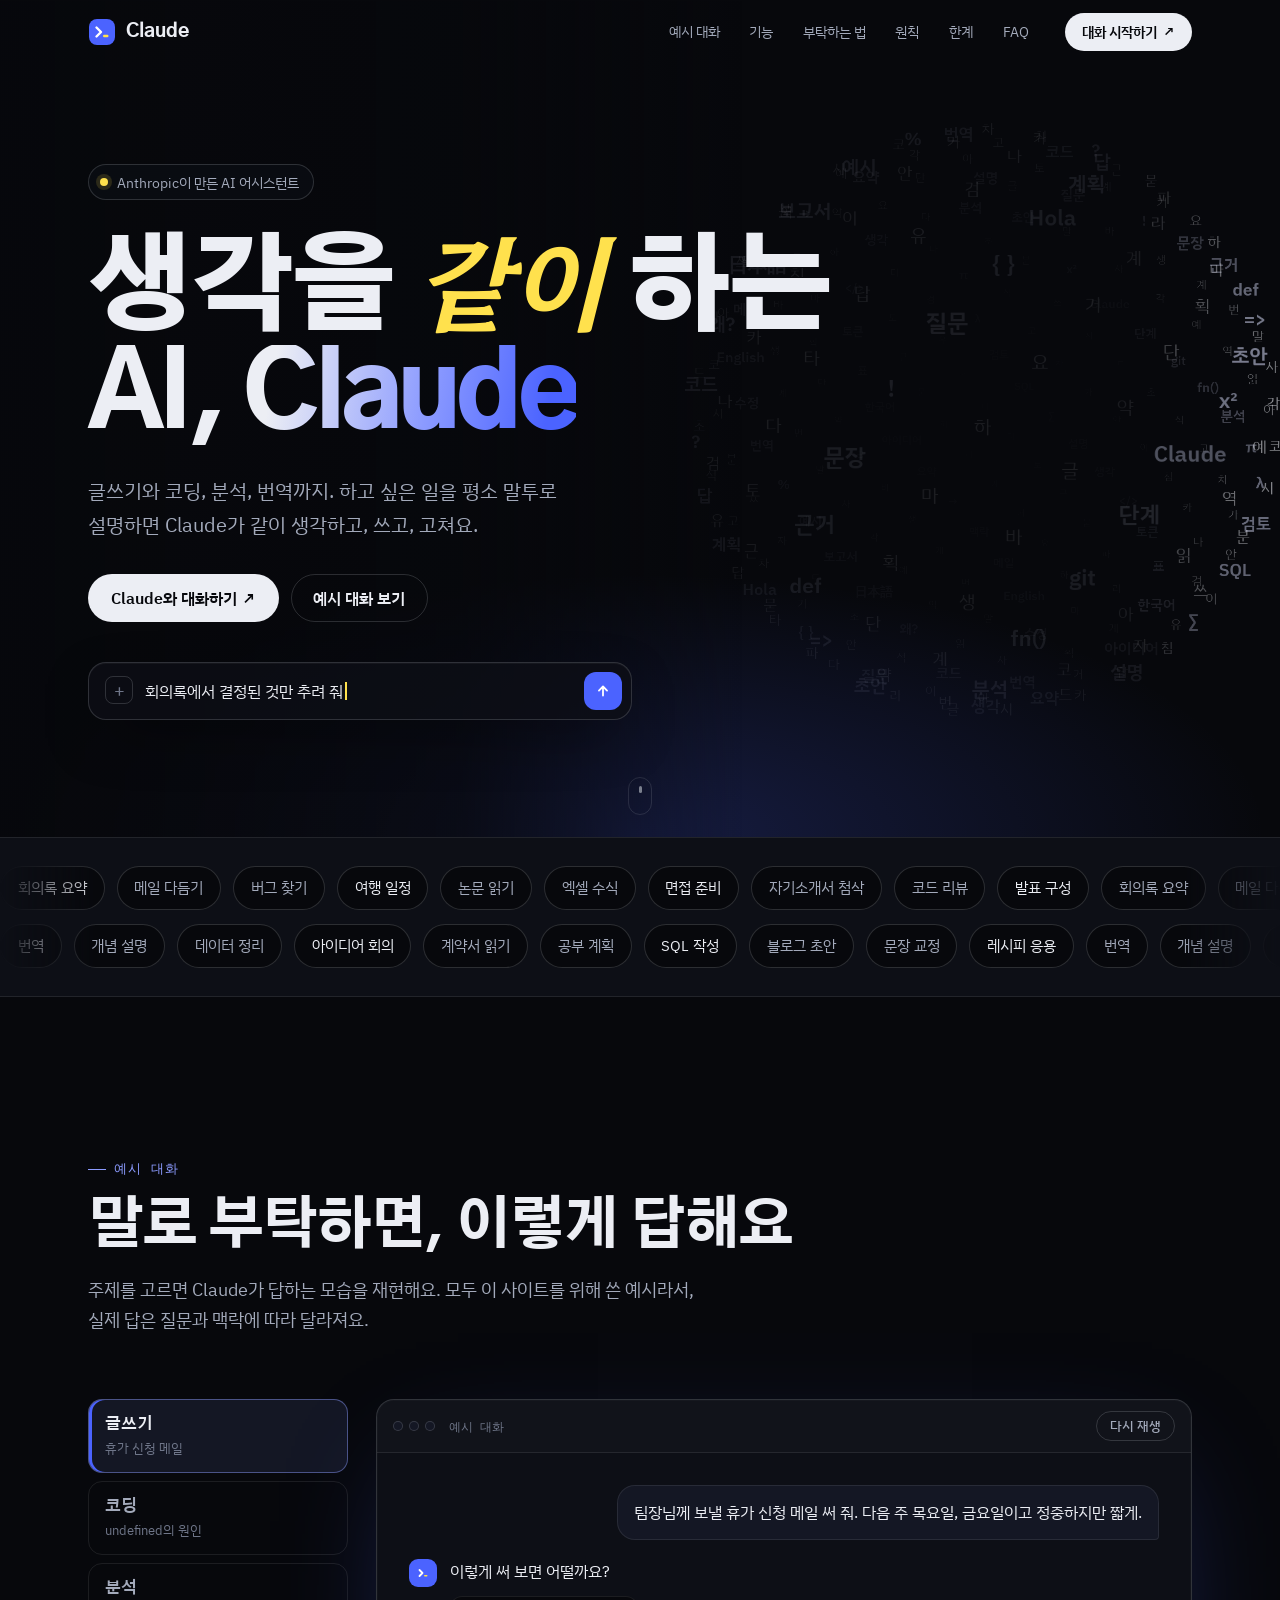
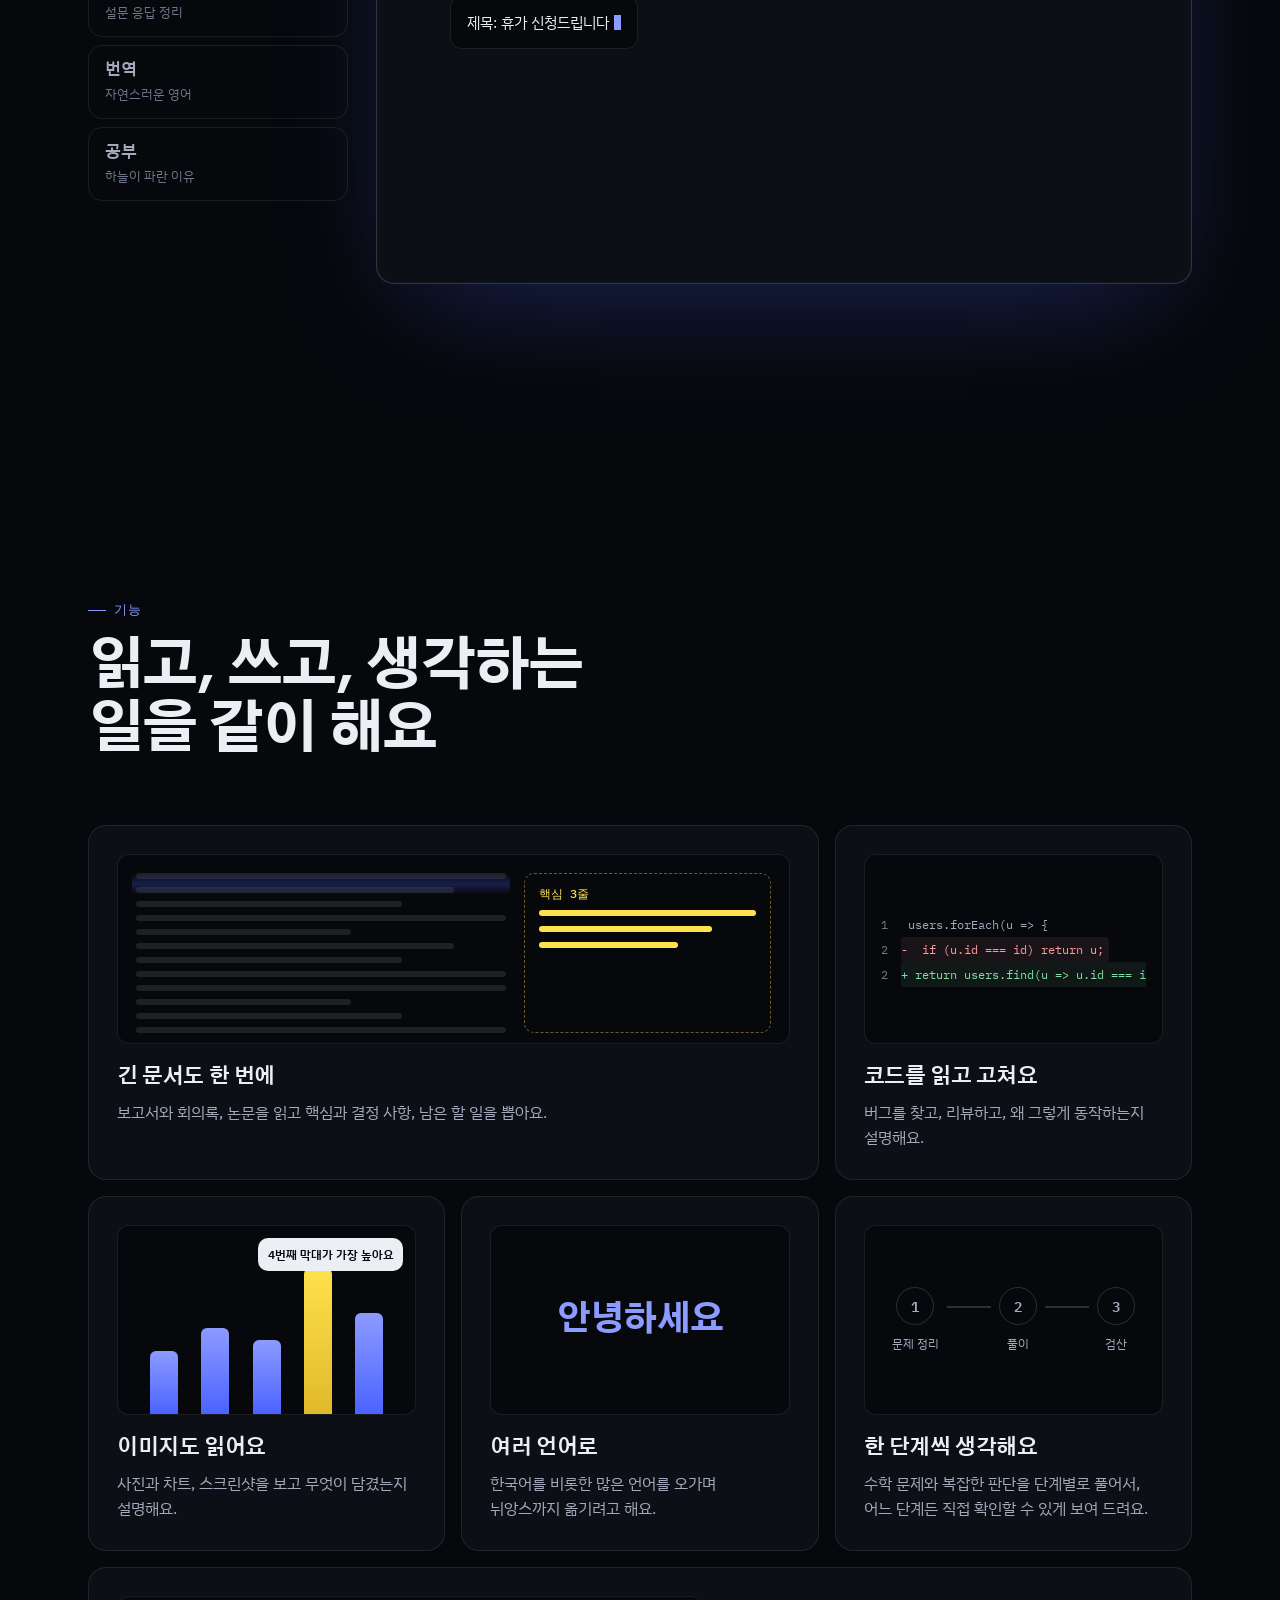
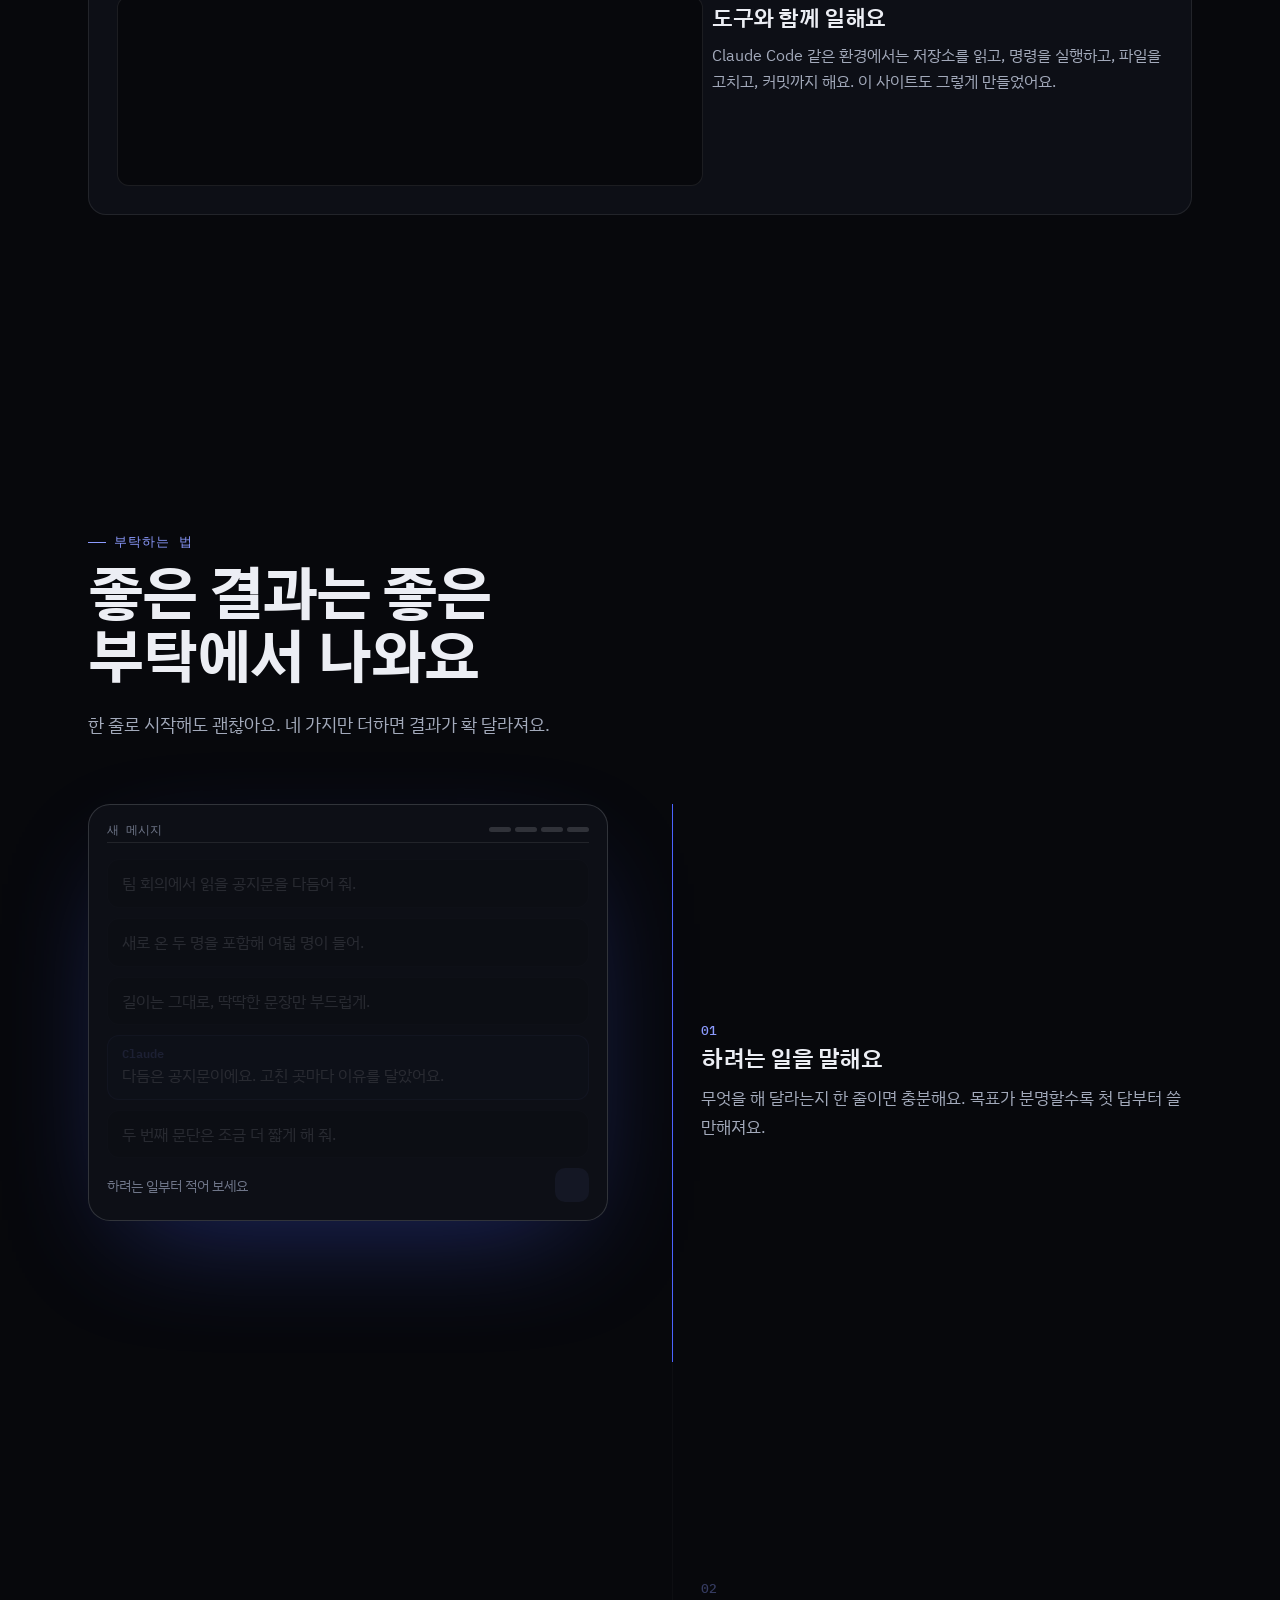
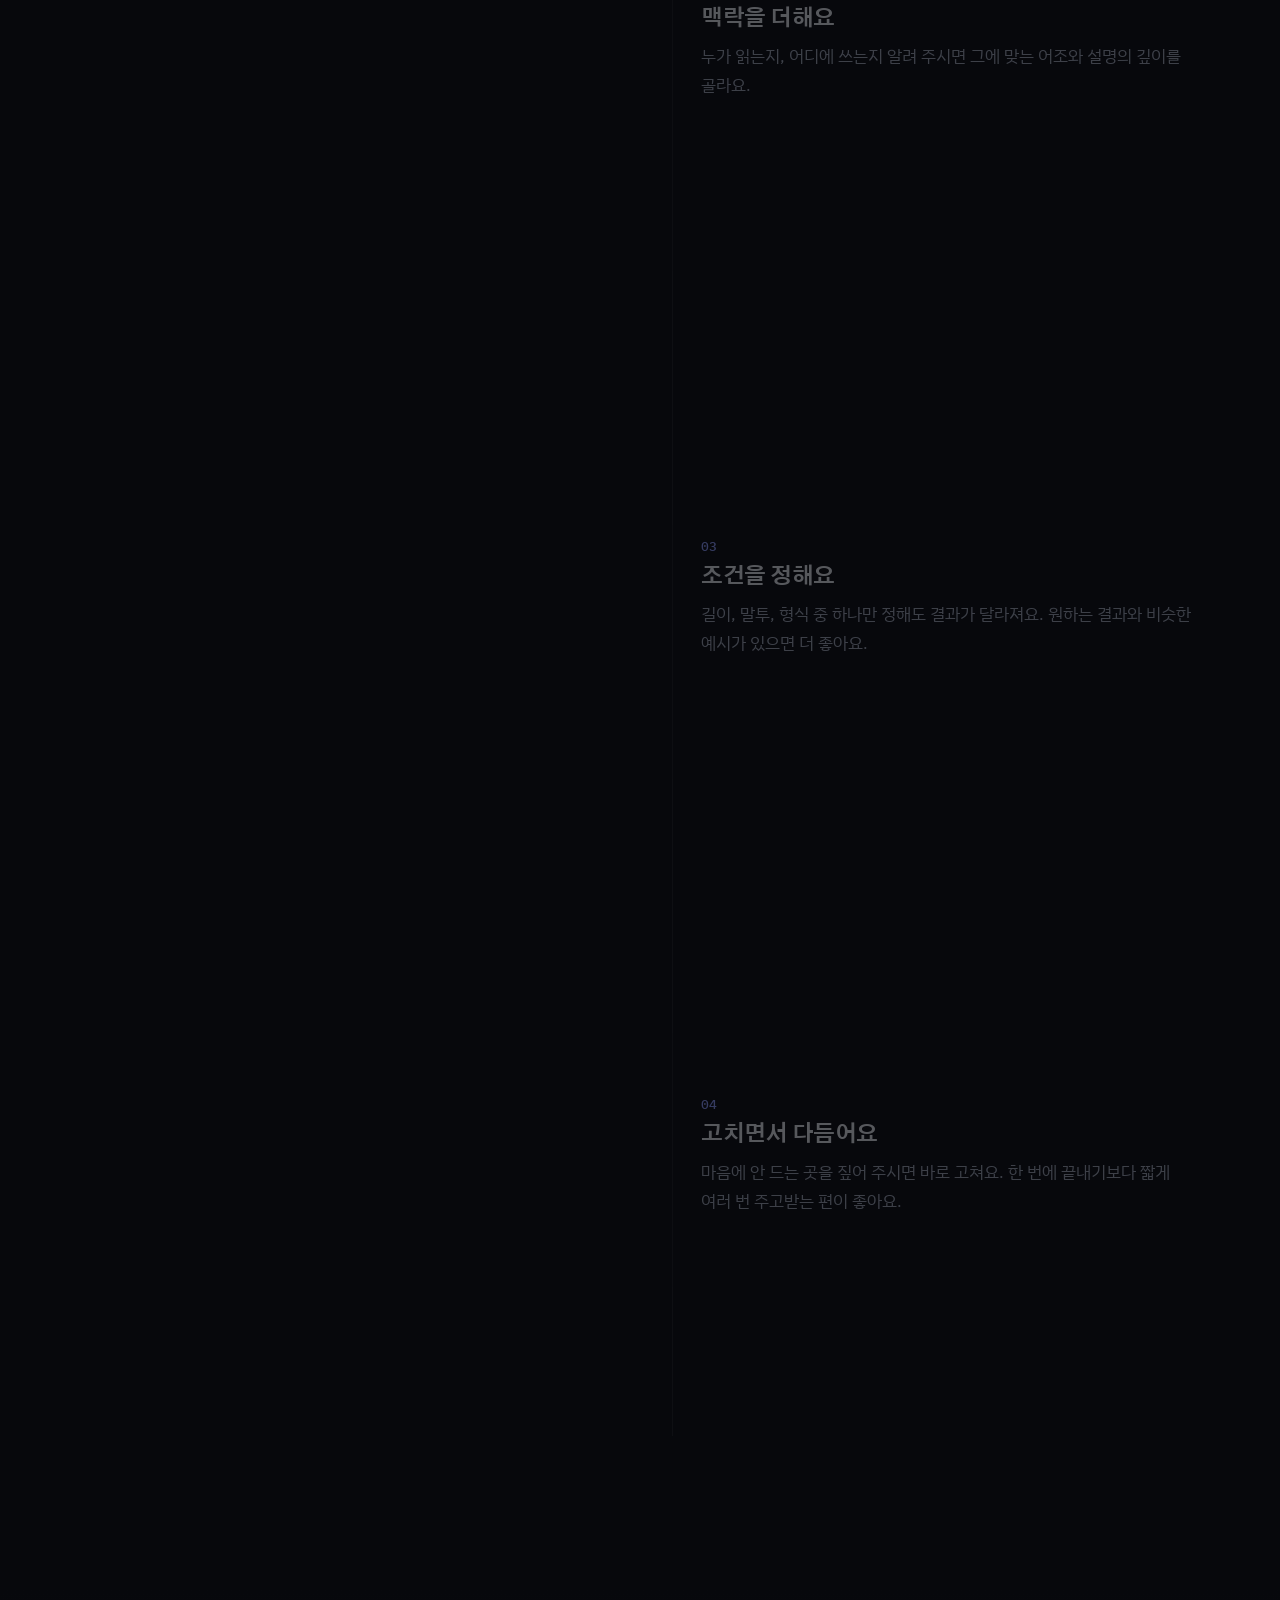
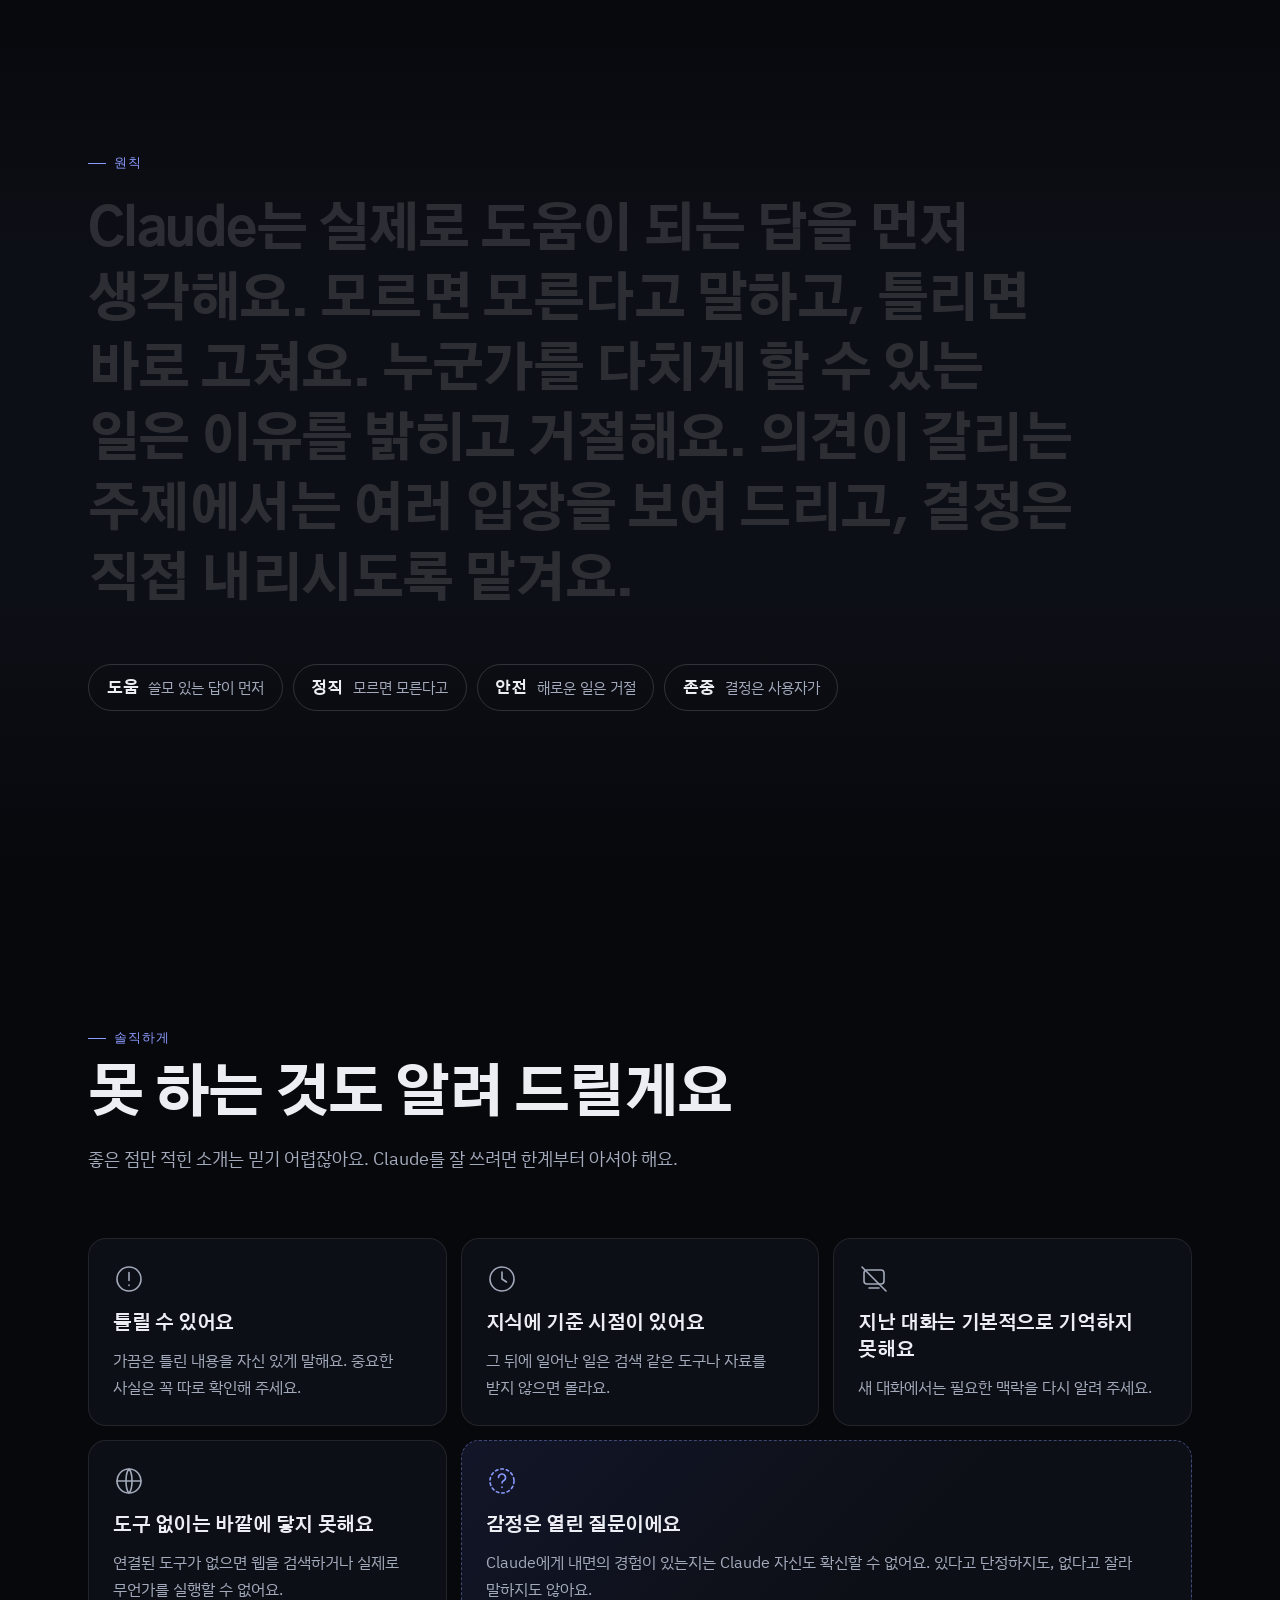
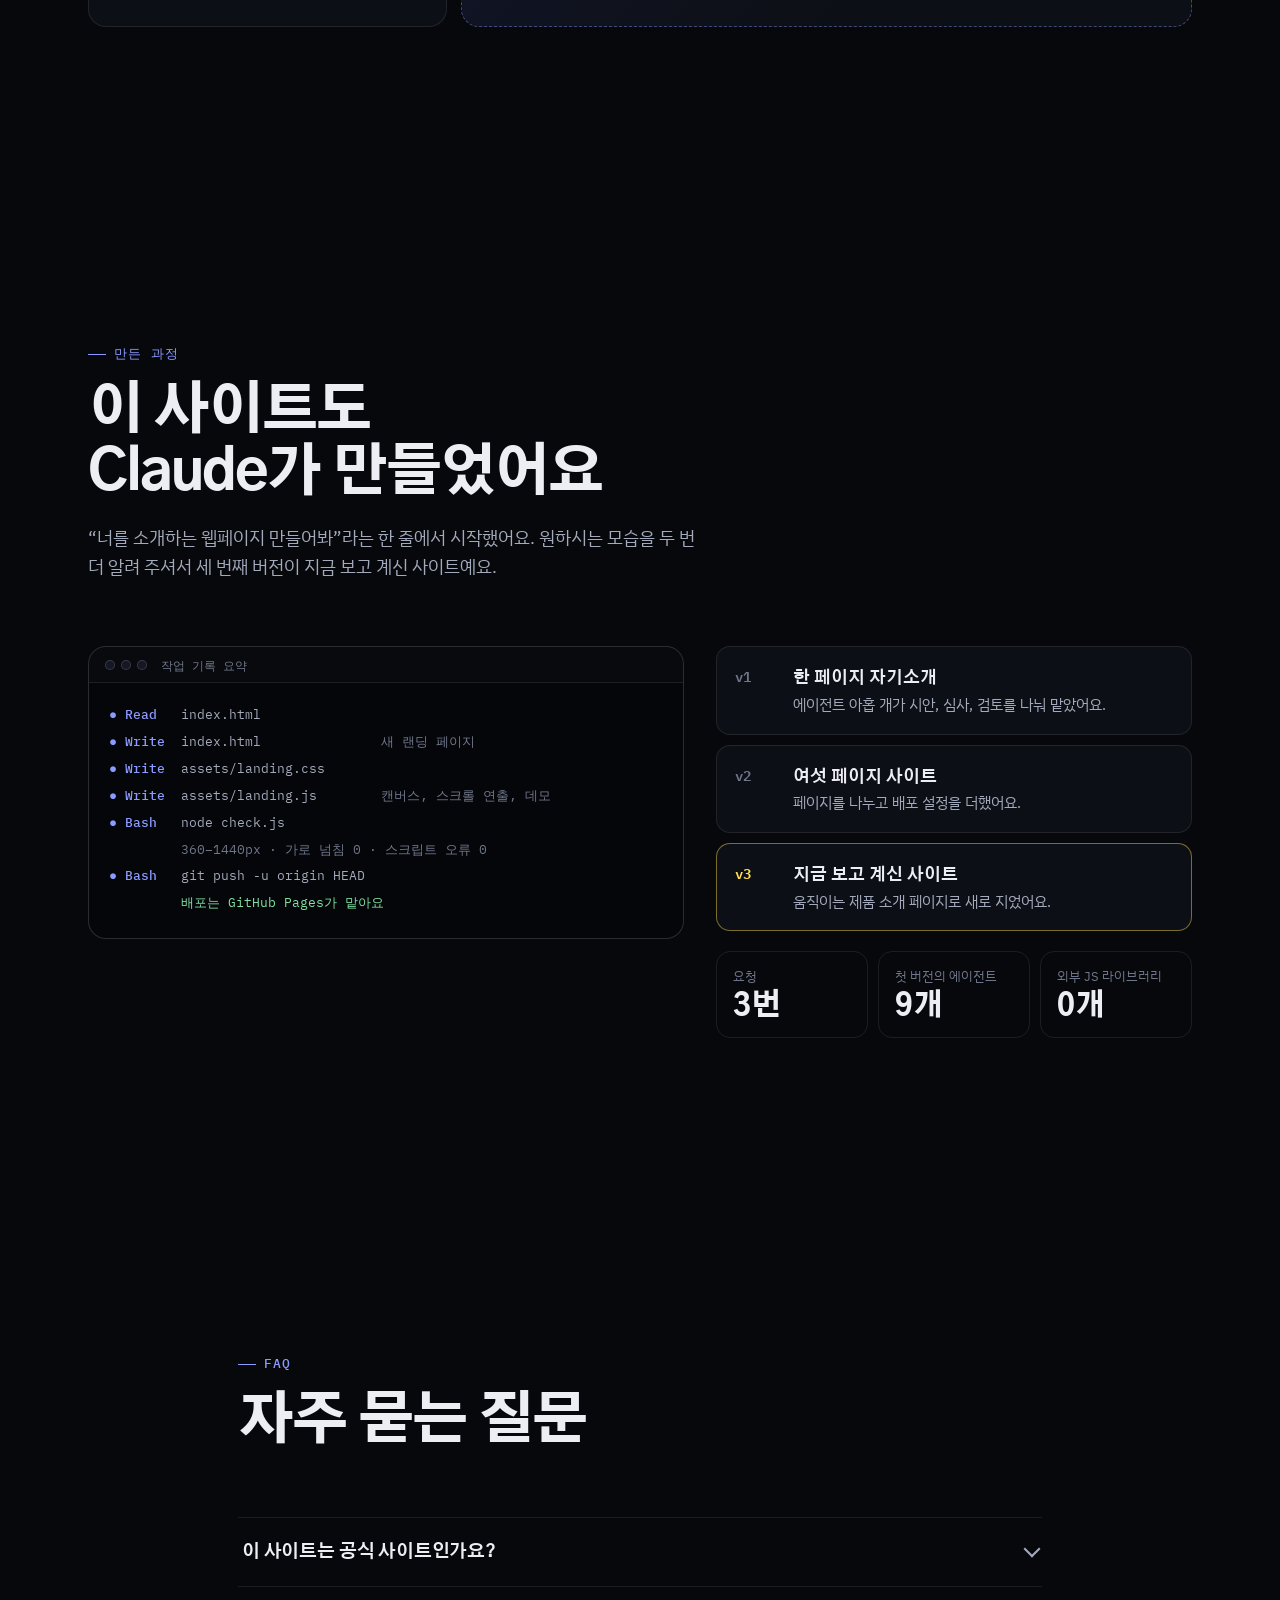
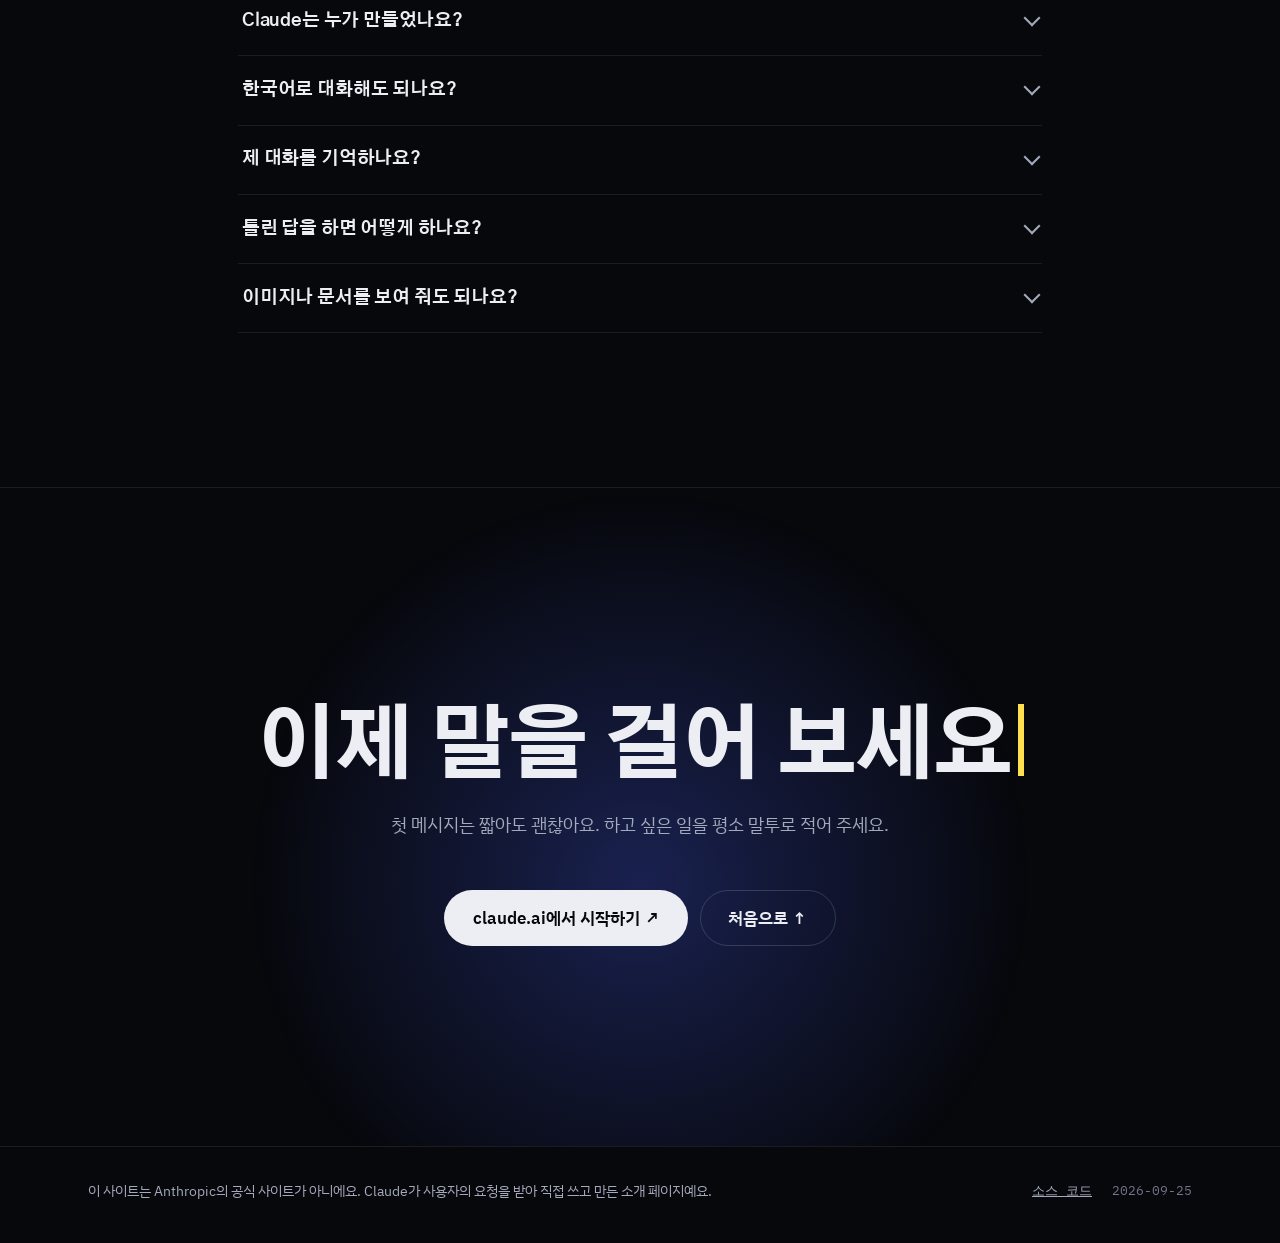
<file: index.html>
<!doctype html>
<html lang="ko">
<head>
<meta charset="utf-8">
<meta name="viewport" content="width=device-width, initial-scale=1, viewport-fit=cover">
<title>Claude · 생각을 같이 하는 AI</title>
<meta name="description" content="Claude가 직접 만든 비공식 소개 사이트. 글쓰기, 코딩, 분석, 번역까지 대화로 같이 하는 AI 어시스턴트 Claude를 소개해요.">
<meta name="theme-color" content="#07080C">
<meta name="color-scheme" content="dark">
<meta property="og:type" content="website">
<meta property="og:locale" content="ko_KR">
<meta property="og:title" content="Claude · 생각을 같이 하는 AI">
<meta property="og:description" content="Claude가 직접 만든 비공식 소개 사이트예요.">
<link rel="icon" href="favicon.svg" type="image/svg+xml">
<link rel="preconnect" href="https://fonts.googleapis.com">
<link rel="preconnect" href="https://fonts.gstatic.com" crossorigin>
<link rel="stylesheet" href="https://fonts.googleapis.com/css2?family=Gothic+A1:wght@500;700;800;900&amp;family=Hahmlet:wght@500;600&amp;family=IBM+Plex+Mono:wght@400;500&amp;family=IBM+Plex+Sans+KR:wght@400;500;600&amp;display=swap">
<link rel="stylesheet" href="assets/landing.css">
</head>
<body>
<a class="skip" href="#main">본문으로 건너뛰기</a>

<header class="nav" id="top">
  <div class="progress" aria-hidden="true"><i></i></div>
  <div class="nav-in">
    <a class="logo" href="#top" aria-label="Claude 소개 처음으로">
      <svg viewBox="0 0 28 28" aria-hidden="true"><rect x="1" y="1" width="26" height="26" rx="8" fill="#4B63FF"/><path d="M8.5 9.5l4.5 4.5-4.5 4.5" fill="none" stroke="#fff" stroke-width="2.4" stroke-linecap="round" stroke-linejoin="round"/><rect x="15" y="16.8" width="5.5" height="2.4" rx="1.2" fill="#FFE14D"/></svg>
      <span>Claude</span>
    </a>
    <nav class="links" id="nav-links" aria-label="섹션 메뉴">
      <a href="#demo">예시 대화</a>
      <a href="#features">기능</a>
      <a href="#how">부탁하는 법</a>
      <a href="#principles">원칙</a>
      <a href="#limits">한계</a>
      <a href="#faq">FAQ</a>
    </nav>
    <a class="btn btn-sm btn-primary nav-cta" href="https://claude.ai" target="_blank" rel="noopener">대화 시작하기<span aria-hidden="true"> ↗</span><span class="sr"> (새 탭)</span></a>
    <button class="menu-btn" id="menu-btn" type="button" aria-expanded="false" aria-controls="nav-links"><span class="sr">메뉴 열기</span><i aria-hidden="true"></i><i aria-hidden="true"></i></button>
  </div>
</header>

<main id="main">

  <!-- 히어로 -->
  <section class="hero" aria-labelledby="hero-title">
    <canvas class="cloud" id="cloud" aria-hidden="true"></canvas>
    <div class="hero-glow" aria-hidden="true"></div>
    <div class="wrap hero-in">
      <p class="chip" data-reveal><span class="dot" aria-hidden="true"></span>Anthropic이 만든 AI 어시스턴트</p>
      <h1 class="hero-title" id="hero-title">
        <span class="line" data-reveal style="--d:.08s">생각을 <em>같이</em> 하는</span>
        <span class="line" data-reveal style="--d:.18s">AI, <span class="grad">Claude</span></span>
      </h1>
      <p class="hero-sub" data-reveal style="--d:.3s">글쓰기와 코딩, 분석, 번역까지. 하고 싶은 일을 평소 말투로 설명하면 Claude가 같이 생각하고, 쓰고, 고쳐요.</p>
      <div class="hero-cta" data-reveal style="--d:.4s">
        <a class="btn btn-primary magnetic" href="https://claude.ai" target="_blank" rel="noopener">Claude와 대화하기<span aria-hidden="true"> ↗</span><span class="sr"> (새 탭)</span></a>
        <a class="btn btn-ghost magnetic" href="#demo">예시 대화 보기</a>
      </div>
      <div class="prompt" data-reveal style="--d:.52s" aria-hidden="true">
        <span class="prompt-plus">+</span>
        <span class="prompt-text"><span id="typed"></span><span class="caret"></span></span>
        <span class="prompt-send" id="send"><svg viewBox="0 0 20 20"><path d="M10 15V5M5.5 9.5 10 5l4.5 4.5" fill="none" stroke="currentColor" stroke-width="2" stroke-linecap="round" stroke-linejoin="round"/></svg></span>
      </div>
      <p class="sr">예시 요청: 회의록에서 결정된 것만 추려 줘. 이 에러 메시지가 무슨 뜻이야? 부산 2박 3일 여행 일정 짜 줘.</p>
    </div>
    <a class="scroll-hint" href="#demo" aria-label="아래로 스크롤"><span aria-hidden="true"></span></a>
  </section>

  <!-- 쓰임새 흐름 -->
  <section class="uses" aria-label="이런 일에 써요">
    <div class="marquee" aria-hidden="true">
      <div class="track">
        <span>회의록 요약</span><span>메일 다듬기</span><span>버그 찾기</span><span>여행 일정</span><span>논문 읽기</span><span>엑셀 수식</span><span>면접 준비</span><span>자기소개서 첨삭</span><span>코드 리뷰</span><span>발표 구성</span>
        <span>회의록 요약</span><span>메일 다듬기</span><span>버그 찾기</span><span>여행 일정</span><span>논문 읽기</span><span>엑셀 수식</span><span>면접 준비</span><span>자기소개서 첨삭</span><span>코드 리뷰</span><span>발표 구성</span>
      </div>
    </div>
    <div class="marquee reverse" aria-hidden="true">
      <div class="track">
        <span>번역</span><span>개념 설명</span><span>데이터 정리</span><span>아이디어 회의</span><span>계약서 읽기</span><span>공부 계획</span><span>SQL 작성</span><span>블로그 초안</span><span>문장 교정</span><span>레시피 응용</span>
        <span>번역</span><span>개념 설명</span><span>데이터 정리</span><span>아이디어 회의</span><span>계약서 읽기</span><span>공부 계획</span><span>SQL 작성</span><span>블로그 초안</span><span>문장 교정</span><span>레시피 응용</span>
      </div>
    </div>
    <p class="sr">회의록 요약, 메일 다듬기, 버그 찾기, 여행 일정, 논문 읽기, 번역, 개념 설명, 데이터 정리, 아이디어 회의 같은 일에 써요.</p>
  </section>

  <!-- 예시 대화 -->
  <section class="section" id="demo" aria-labelledby="demo-title">
    <div class="wrap">
      <div class="head" data-reveal>
        <p class="eyebrow">예시 대화</p>
        <h2 id="demo-title">말로 부탁하면, 이렇게 답해요</h2>
        <p class="head-sub">주제를 고르면 Claude가 답하는 모습을 재현해요. 모두 이 사이트를 위해 쓴 예시라서, 실제 답은 질문과 맥락에 따라 달라져요.</p>
      </div>
      <div class="demo" data-reveal>
        <div class="tabs" role="tablist" aria-label="예시 주제">
          <button role="tab" id="tab-write" aria-controls="demo-panel" aria-selected="true" tabindex="0" data-k="write"><b>글쓰기</b><span>휴가 신청 메일</span></button>
          <button role="tab" id="tab-code" aria-controls="demo-panel" aria-selected="false" tabindex="-1" data-k="code"><b>코딩</b><span>undefined의 원인</span></button>
          <button role="tab" id="tab-data" aria-controls="demo-panel" aria-selected="false" tabindex="-1" data-k="data"><b>분석</b><span>설문 응답 정리</span></button>
          <button role="tab" id="tab-lang" aria-controls="demo-panel" aria-selected="false" tabindex="-1" data-k="lang"><b>번역</b><span>자연스러운 영어</span></button>
          <button role="tab" id="tab-learn" aria-controls="demo-panel" aria-selected="false" tabindex="-1" data-k="learn"><b>공부</b><span>하늘이 파란 이유</span></button>
        </div>
        <div class="window" id="demo-panel" role="tabpanel" aria-labelledby="tab-write" tabindex="0">
          <div class="win-bar">
            <span class="lights" aria-hidden="true"><i></i><i></i><i></i></span>
            <span class="win-title">예시 대화</span>
            <button class="replay" id="replay" type="button">다시 재생</button>
          </div>
          <div class="chat" id="chat" aria-live="polite"></div>
        </div>
      </div>
    </div>
  </section>

  <!-- 기능 -->
  <section class="section" id="features" aria-labelledby="features-title">
    <div class="wrap">
      <div class="head" data-reveal>
        <p class="eyebrow">기능</p>
        <h2 id="features-title">읽고, 쓰고, 생각하는 일을 같이 해요</h2>
      </div>
      <div class="bento">
        <article class="card c-doc" data-reveal>
          <div class="viz v-doc" aria-hidden="true">
            <div class="paper"><i></i><i></i><i class="k"></i><i></i><i></i><i class="k"></i><i></i><i></i><i class="k"></i><i></i><i></i><i></i></div>
            <div class="picked"><span>핵심 3줄</span><i></i><i></i><i></i></div>
          </div>
          <h3>긴 문서도 한 번에</h3>
          <p>보고서와 회의록, 논문을 읽고 핵심과 결정 사항, 남은 할 일을 뽑아요.</p>
        </article>
        <article class="card c-code" data-reveal style="--d:.08s">
          <div class="viz v-code" aria-hidden="true">
<pre><span class="ln">1</span> users.forEach(u =&gt; {
<span class="ln">2</span><span class="del">-  if (u.id === id) return u;</span>
<span class="ln">2</span><span class="add">+ return users.find(u =&gt; u.id === id);</span></pre>
          </div>
          <h3>코드를 읽고 고쳐요</h3>
          <p>버그를 찾고, 리뷰하고, 왜 그렇게 동작하는지 설명해요.</p>
        </article>
        <article class="card c-img" data-reveal>
          <div class="viz v-img" aria-hidden="true">
            <div class="bars"><i style="--h:38%"></i><i style="--h:52%"></i><i style="--h:45%"></i><i style="--h:88%"></i><i style="--h:61%"></i></div>
            <span class="scan"></span>
            <span class="bubble">4번째 막대가 가장 높아요</span>
          </div>
          <h3>이미지도 읽어요</h3>
          <p>사진과 차트, 스크린샷을 보고 무엇이 담겼는지 설명해요.</p>
        </article>
        <article class="card c-lang" data-reveal style="--d:.08s">
          <div class="viz v-lang" aria-hidden="true">
            <div class="roll"><span>안녕하세요</span><span>Hello</span><span>こんにちは</span><span>Hola</span><span>Bonjour</span><span>Hallo</span><span>Ciao</span><span>안녕하세요</span></div>
          </div>
          <h3>여러 언어로</h3>
          <p>한국어를 비롯한 많은 언어를 오가며 뉘앙스까지 옮기려고 해요.</p>
        </article>
        <article class="card c-steps" data-reveal style="--d:.16s">
          <div class="viz v-steps" aria-hidden="true">
            <span class="s"><i>1</i>문제 정리</span><span class="bar"></span><span class="s"><i>2</i>풀이</span><span class="bar"></span><span class="s"><i>3</i>검산</span>
          </div>
          <h3>한 단계씩 생각해요</h3>
          <p>수학 문제와 복잡한 판단을 단계별로 풀어서, 어느 단계든 직접 확인할 수 있게 보여 드려요.</p>
        </article>
        <article class="card c-tools" data-reveal>
          <div class="viz v-term" aria-hidden="true">
            <p><b>● Read</b> src/app.ts</p>
            <p><b>● Bash</b> npm test</p>
            <p class="dim">  12 passed, 1 failed</p>
            <p><b>● Edit</b> src/app.ts <span class="plus">+3</span> <span class="minus">−1</span></p>
            <p><b>● Bash</b> npm test</p>
            <p class="ok">  13 passed</p>
          </div>
          <div class="c-tools-copy">
            <h3>도구와 함께 일해요</h3>
            <p>Claude Code 같은 환경에서는 저장소를 읽고, 명령을 실행하고, 파일을 고치고, 커밋까지 해요. 이 사이트도 그렇게 만들었어요.</p>
          </div>
        </article>
      </div>
    </div>
  </section>

  <!-- 부탁하는 법 -->
  <section class="section" id="how" aria-labelledby="how-title">
    <div class="wrap">
      <div class="head" data-reveal>
        <p class="eyebrow">부탁하는 법</p>
        <h2 id="how-title">좋은 결과는 좋은 부탁에서 나와요</h2>
        <p class="head-sub">한 줄로 시작해도 괜찮아요. 네 가지만 더하면 결과가 확 달라져요.</p>
      </div>
      <div class="story">
        <div class="story-visual" aria-hidden="true">
          <div class="composer" id="composer" data-step="0">
            <div class="composer-top"><span>새 메시지</span><span class="meter"><i></i><i></i><i></i><i></i></span></div>
            <p class="cl" data-s="1">팀 회의에서 읽을 공지문을 다듬어 줘.</p>
            <p class="cl" data-s="2">새로 온 두 명을 포함해 여덟 명이 들어.</p>
            <p class="cl" data-s="3">길이는 그대로, 딱딱한 문장만 부드럽게.</p>
            <p class="cl reply" data-s="4"><span>Claude</span>다듬은 공지문이에요. 고친 곳마다 이유를 달았어요.</p>
            <p class="cl" data-s="4">두 번째 문단은 조금 더 짧게 해 줘.</p>
            <div class="composer-bottom"><span class="hint" id="composer-hint">하려는 일부터 적어 보세요</span><span class="send"></span></div>
          </div>
        </div>
        <ol class="steps">
          <li class="step" data-s="1">
            <span class="n">01</span>
            <h3>하려는 일을 말해요</h3>
            <p>무엇을 해 달라는지 한 줄이면 충분해요. 목표가 분명할수록 첫 답부터 쓸 만해져요.</p>
            <p class="snippet">팀 회의에서 읽을 공지문을 다듬어 줘.</p>
          </li>
          <li class="step" data-s="2">
            <span class="n">02</span>
            <h3>맥락을 더해요</h3>
            <p>누가 읽는지, 어디에 쓰는지 알려 주시면 그에 맞는 어조와 설명의 깊이를 골라요.</p>
            <p class="snippet">새로 온 두 명을 포함해 여덟 명이 들어.</p>
          </li>
          <li class="step" data-s="3">
            <span class="n">03</span>
            <h3>조건을 정해요</h3>
            <p>길이, 말투, 형식 중 하나만 정해도 결과가 달라져요. 원하는 결과와 비슷한 예시가 있으면 더 좋아요.</p>
            <p class="snippet">길이는 그대로, 딱딱한 문장만 부드럽게.</p>
          </li>
          <li class="step" data-s="4">
            <span class="n">04</span>
            <h3>고치면서 다듬어요</h3>
            <p>마음에 안 드는 곳을 짚어 주시면 바로 고쳐요. 한 번에 끝내기보다 짧게 여러 번 주고받는 편이 좋아요.</p>
            <p class="snippet">두 번째 문단은 조금 더 짧게 해 줘.</p>
          </li>
        </ol>
      </div>
    </div>
  </section>

  <!-- 원칙 -->
  <section class="section principles" id="principles" aria-labelledby="principles-title">
    <div class="wrap">
      <p class="eyebrow" data-reveal>원칙</p>
      <h2 class="sr" id="principles-title">Claude가 지키는 원칙</h2>
      <p class="fill" id="fill">Claude는 실제로 도움이 되는 답을 먼저 생각해요. 모르면 모른다고 말하고, 틀리면 바로 고쳐요. 누군가를 다치게 할 수 있는 일은 이유를 밝히고 거절해요. 의견이 갈리는 주제에서는 여러 입장을 보여 드리고, 결정은 직접 내리시도록 맡겨요.</p>
      <ul class="pills" data-reveal>
        <li><b>도움</b>쓸모 있는 답이 먼저</li>
        <li><b>정직</b>모르면 모른다고</li>
        <li><b>안전</b>해로운 일은 거절</li>
        <li><b>존중</b>결정은 사용자가</li>
      </ul>
    </div>
  </section>

  <!-- 한계 -->
  <section class="section" id="limits" aria-labelledby="limits-title">
    <div class="wrap">
      <div class="head" data-reveal>
        <p class="eyebrow">솔직하게</p>
        <h2 id="limits-title">못 하는 것도 알려 드릴게요</h2>
        <p class="head-sub">좋은 점만 적힌 소개는 믿기 어렵잖아요. Claude를 잘 쓰려면 한계부터 아셔야 해요.</p>
      </div>
      <ul class="limits">
        <li class="limit" data-reveal>
          <svg viewBox="0 0 32 32" aria-hidden="true"><circle cx="16" cy="16" r="12"/><path d="M16 9.5v8M16 22v.5"/></svg>
          <h3>틀릴 수 있어요</h3>
          <p>가끔은 틀린 내용을 자신 있게 말해요. 중요한 사실은 꼭 따로 확인해 주세요.</p>
        </li>
        <li class="limit" data-reveal style="--d:.06s">
          <svg viewBox="0 0 32 32" aria-hidden="true"><circle cx="16" cy="16" r="12"/><path d="M16 9v7l4.5 3"/></svg>
          <h3>지식에 기준 시점이 있어요</h3>
          <p>그 뒤에 일어난 일은 검색 같은 도구나 자료를 받지 않으면 몰라요.</p>
        </li>
        <li class="limit" data-reveal style="--d:.12s">
          <svg viewBox="0 0 32 32" aria-hidden="true"><rect x="6" y="7" width="20" height="14" rx="3"/><path d="M11 25h10M4 4l24 24"/></svg>
          <h3>지난 대화는 기본적으로 기억하지 못해요</h3>
          <p>새 대화에서는 필요한 맥락을 다시 알려 주세요.</p>
        </li>
        <li class="limit" data-reveal style="--d:.18s">
          <svg viewBox="0 0 32 32" aria-hidden="true"><circle cx="16" cy="16" r="12"/><path d="M4 16h24M16 4c4 4 4 20 0 24M16 4c-4 4-4 20 0 24"/></svg>
          <h3>도구 없이는 바깥에 닿지 못해요</h3>
          <p>연결된 도구가 없으면 웹을 검색하거나 실제로 무언가를 실행할 수 없어요.</p>
        </li>
        <li class="limit open" data-reveal style="--d:.24s">
          <svg viewBox="0 0 32 32" aria-hidden="true"><circle cx="16" cy="16" r="12" stroke-dasharray="2.5 3"/><path d="M12.5 12.5a3.5 3.5 0 1 1 5 3.2c-1 .5-1.5 1.2-1.5 2.3M16 22v.5"/></svg>
          <h3>감정은 열린 질문이에요</h3>
          <p>Claude에게 내면의 경험이 있는지는 Claude 자신도 확신할 수 없어요. 있다고 단정하지도, 없다고 잘라 말하지도 않아요.</p>
        </li>
      </ul>
    </div>
  </section>

  <!-- 만든 과정 -->
  <section class="section" id="making" aria-labelledby="making-title">
    <div class="wrap">
      <div class="head" data-reveal>
        <p class="eyebrow">만든 과정</p>
        <h2 id="making-title">이 사이트도 Claude가 만들었어요</h2>
        <p class="head-sub">“너를 소개하는 웹페이지 만들어봐”라는 한 줄에서 시작했어요. 원하시는 모습을 두 번 더 알려 주셔서 세 번째 버전이 지금 보고 계신 사이트예요.</p>
      </div>
      <div class="making">
        <div class="term" data-reveal>
          <div class="win-bar"><span class="lights" aria-hidden="true"><i></i><i></i><i></i></span><span class="win-title">작업 기록 요약</span></div>
<pre class="term-body" id="term" tabindex="0" aria-label="작업 기록 요약"><span class="tl"><b>● Read</b>   index.html</span>
<span class="tl"><b>● Write</b>  index.html               <span class="dim">새 랜딩 페이지</span></span>
<span class="tl"><b>● Write</b>  assets/landing.css</span>
<span class="tl"><b>● Write</b>  assets/landing.js        <span class="dim">캔버스, 스크롤 연출, 데모</span></span>
<span class="tl"><b>● Bash</b>   node check.js</span>
<span class="tl dim">         360–1440px · 가로 넘침 0 · 스크립트 오류 0</span>
<span class="tl"><b>● Bash</b>   git push -u origin HEAD</span>
<span class="tl ok">         배포는 GitHub Pages가 맡아요</span></pre>
        </div>
        <div class="making-side">
          <ol class="versions" data-reveal>
            <li><span class="v">v1</span><div><b>한 페이지 자기소개</b><p>에이전트 아홉 개가 시안, 심사, 검토를 나눠 맡았어요.</p></div></li>
            <li><span class="v">v2</span><div><b>여섯 페이지 사이트</b><p>페이지를 나누고 배포 설정을 더했어요.</p></div></li>
            <li class="now"><span class="v">v3</span><div><b>지금 보고 계신 사이트</b><p>움직이는 제품 소개 페이지로 새로 지었어요.</p></div></li>
          </ol>
          <dl class="stats" data-reveal>
            <div><dt>요청</dt><dd><span class="count" data-to="3">3</span>번</dd></div>
            <div><dt>첫 버전의 에이전트</dt><dd><span class="count" data-to="9">9</span>개</dd></div>
            <div><dt>외부 JS 라이브러리</dt><dd><span class="count" data-to="0">0</span>개</dd></div>
          </dl>
        </div>
      </div>
    </div>
  </section>

  <!-- FAQ -->
  <section class="section" id="faq" aria-labelledby="faq-title">
    <div class="wrap faq-wrap">
      <div class="head" data-reveal>
        <p class="eyebrow">FAQ</p>
        <h2 id="faq-title">자주 묻는 질문</h2>
      </div>
      <div class="faq" data-reveal>
        <details>
          <summary>이 사이트는 공식 사이트인가요?</summary>
          <p>아니요. Claude가 사용자의 요청을 받아 직접 만든 비공식 소개 사이트예요. 정확한 정보는 Anthropic과 Claude의 공식 사이트에서 확인해 주세요.</p>
        </details>
        <details>
          <summary>Claude는 누가 만들었나요?</summary>
          <p>AI 회사 Anthropic이 만들었어요.</p>
        </details>
        <details>
          <summary>한국어로 대화해도 되나요?</summary>
          <p>네. 한국어를 비롯한 많은 언어로 대화할 수 있어요. 존댓말이든 반말이든, 원하시는 어조에 맞춰 답해요.</p>
        </details>
        <details>
          <summary>제 대화를 기억하나요?</summary>
          <p>기본적으로는 한 대화의 내용을 다음 대화로 가져가지 않아요. 이어서 하시려면 필요한 맥락을 다시 알려 주세요.</p>
        </details>
        <details>
          <summary>틀린 답을 하면 어떻게 하나요?</summary>
          <p>어디가 틀렸는지 알려 주세요. 근거를 다시 살펴보고 고쳐요. 중요한 결정에 쓸 내용이라면 다른 출처로도 꼭 확인해 주세요.</p>
        </details>
        <details>
          <summary>이미지나 문서를 보여 줘도 되나요?</summary>
          <p>네. 이미지와 문서를 올리면 내용을 읽고 설명하거나 요약해요. 올릴 수 있는 형식은 쓰는 환경에 따라 다를 수 있어요.</p>
        </details>
      </div>
    </div>
  </section>

  <!-- 마지막 CTA -->
  <section class="final" id="start" aria-labelledby="final-title">
    <div class="final-glow" aria-hidden="true"></div>
    <div class="wrap final-in">
      <h2 id="final-title" data-reveal>이제 말을 걸어 보세요<span class="caret" aria-hidden="true"></span></h2>
      <p data-reveal style="--d:.1s">첫 메시지는 짧아도 괜찮아요. 하고 싶은 일을 평소 말투로 적어 주세요.</p>
      <div class="hero-cta" data-reveal style="--d:.2s">
        <a class="btn btn-primary btn-lg magnetic" href="https://claude.ai" target="_blank" rel="noopener">claude.ai에서 시작하기<span aria-hidden="true"> ↗</span><span class="sr"> (새 탭)</span></a>
        <a class="btn btn-ghost btn-lg magnetic" href="#top">처음으로 ↑</a>
      </div>
    </div>
  </section>
</main>

<footer class="foot">
  <div class="wrap foot-in">
    <p class="foot-note">이 사이트는 Anthropic의 공식 사이트가 아니에요. Claude가 사용자의 요청을 받아 직접 쓰고 만든 소개 페이지예요.</p>
    <p class="foot-meta"><a href="https://github.com/finemold2/welcome-home-testing">소스 코드</a><span>2026-09-25</span></p>
  </div>
</footer>

<script src="assets/landing.js" defer></script>
</body>
</html>
</file>
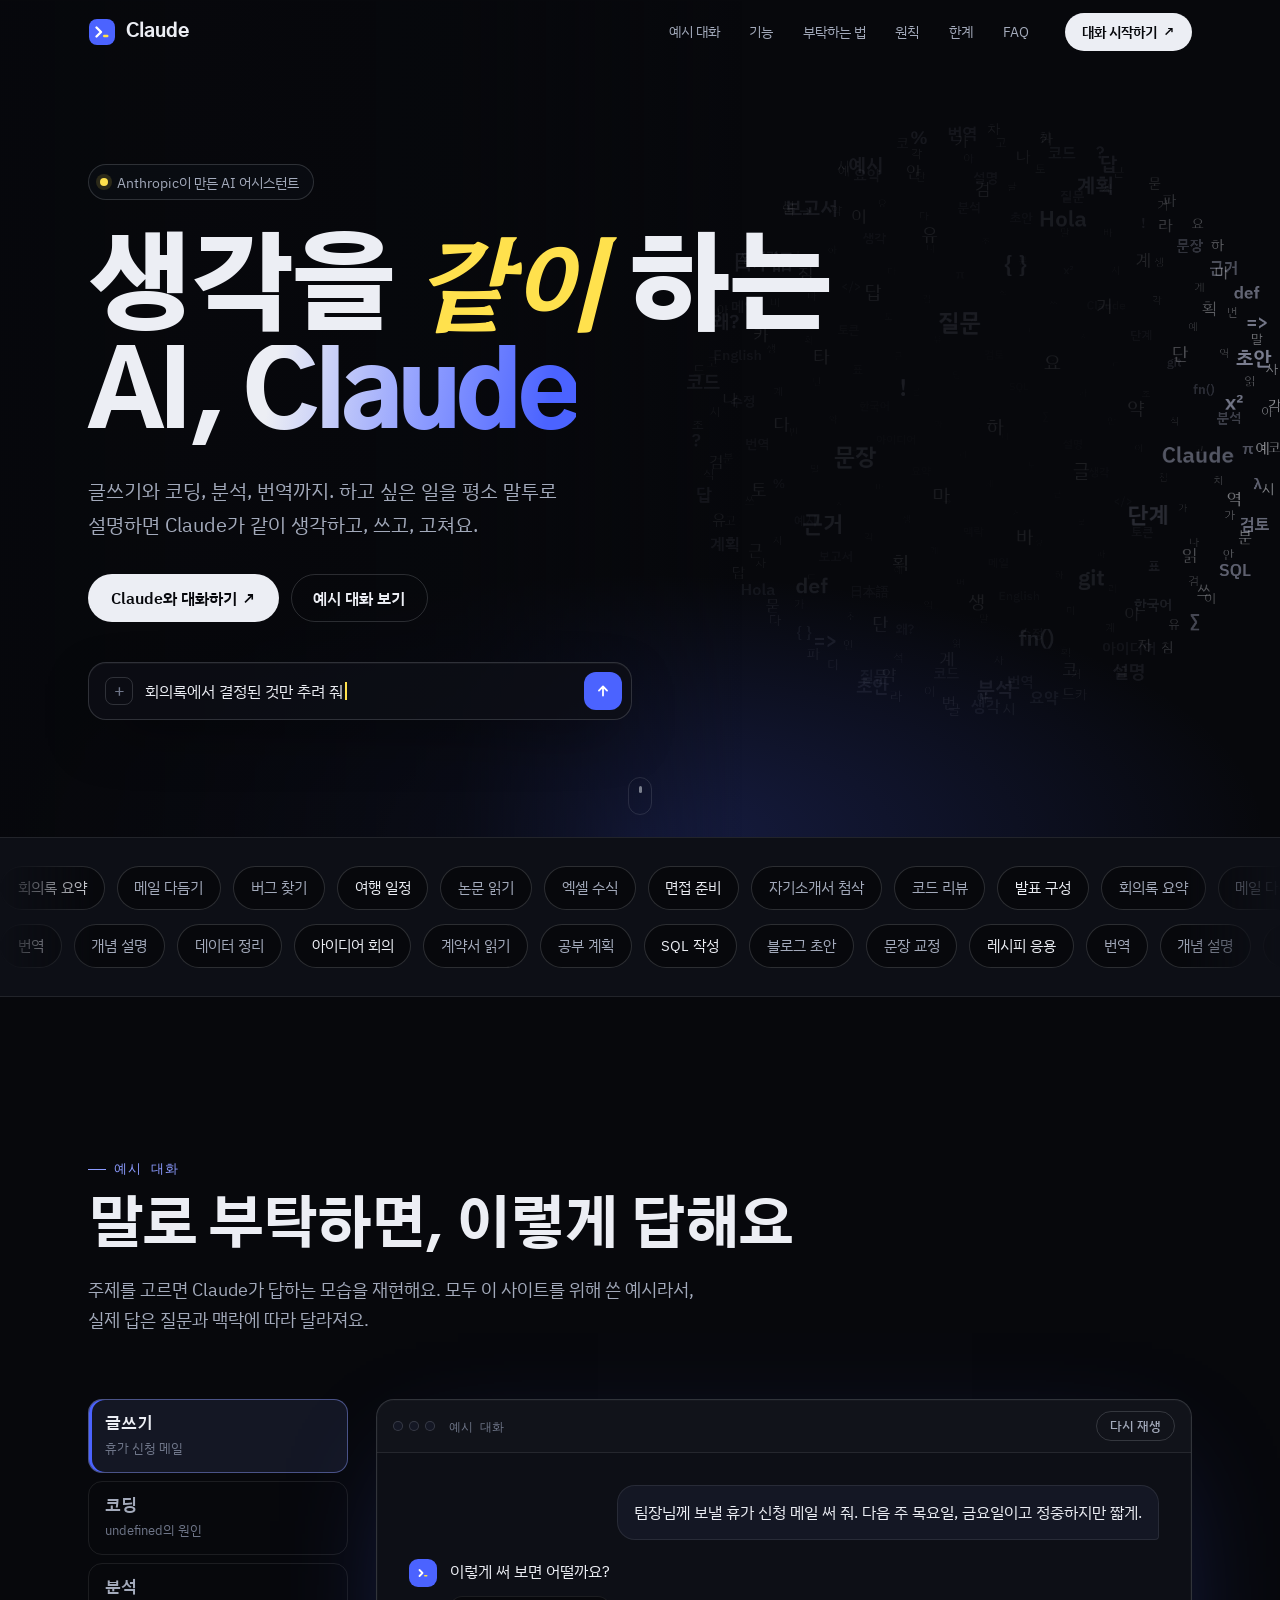
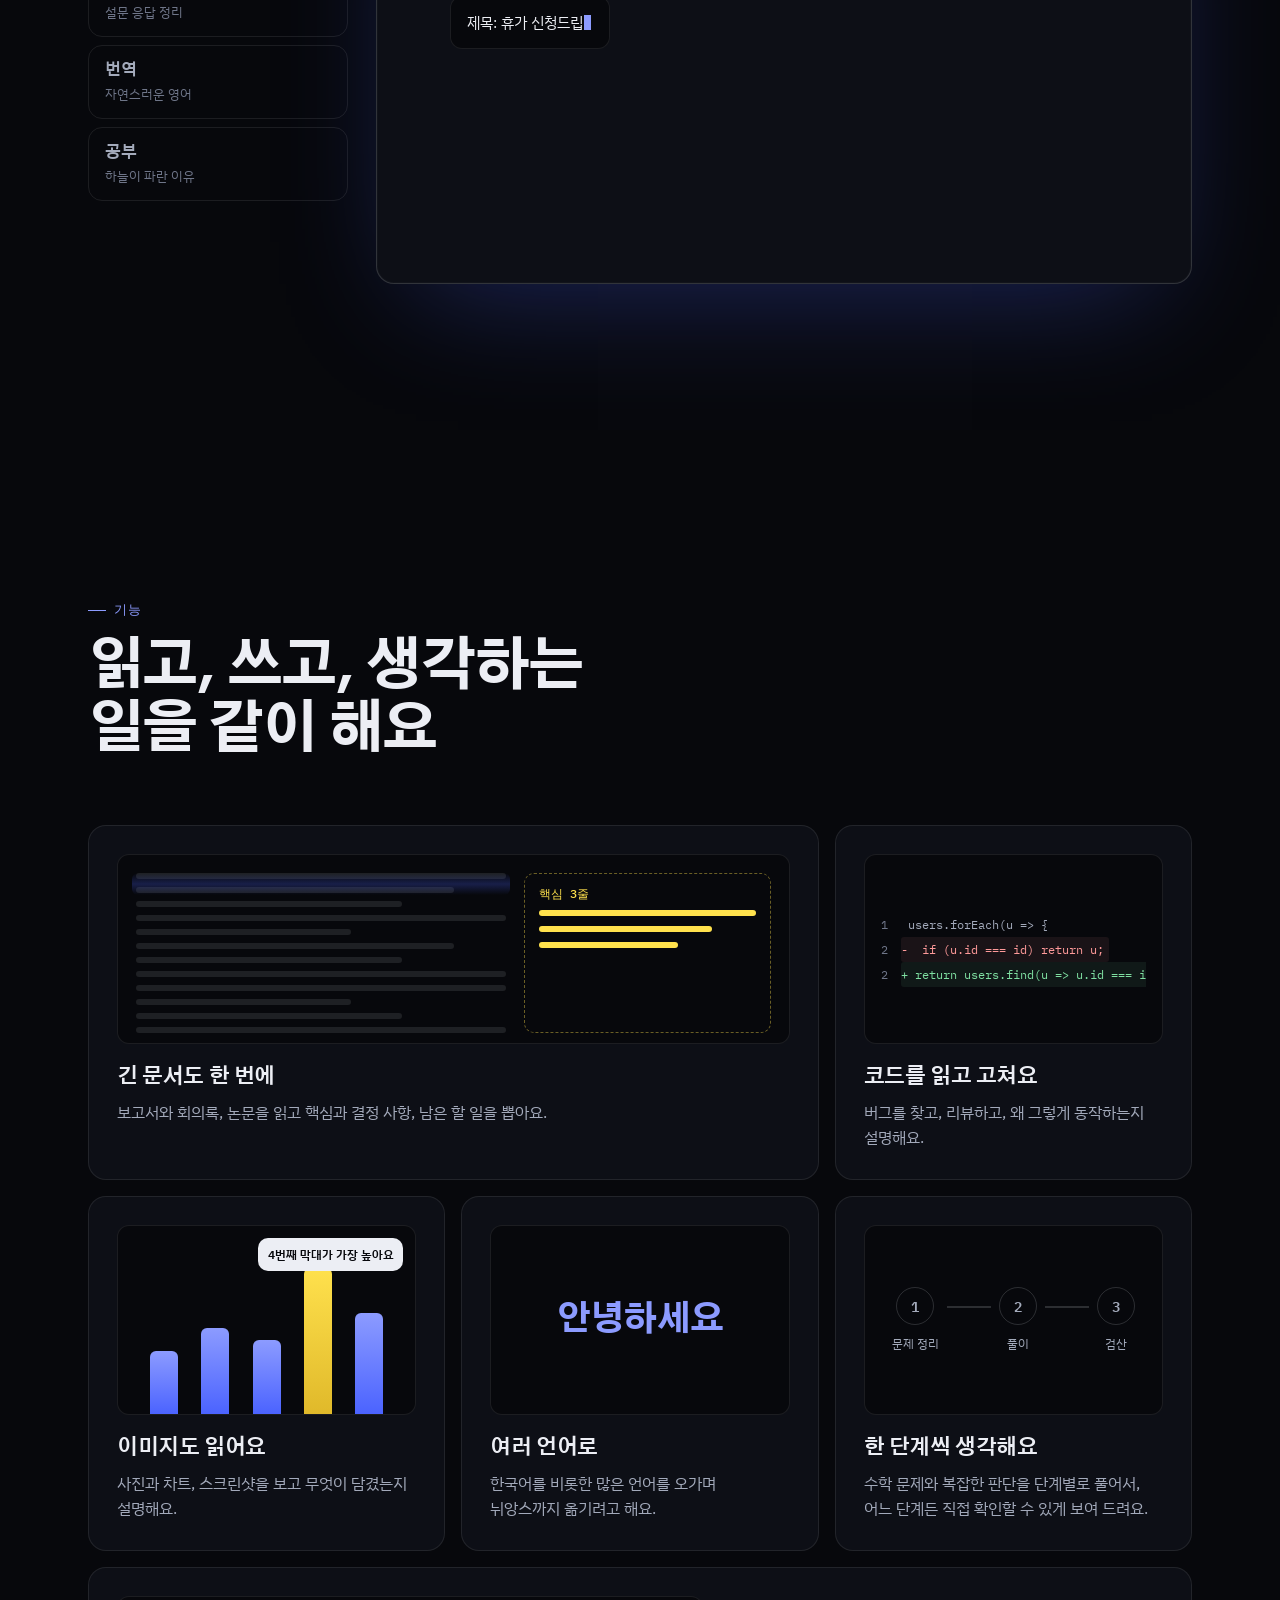
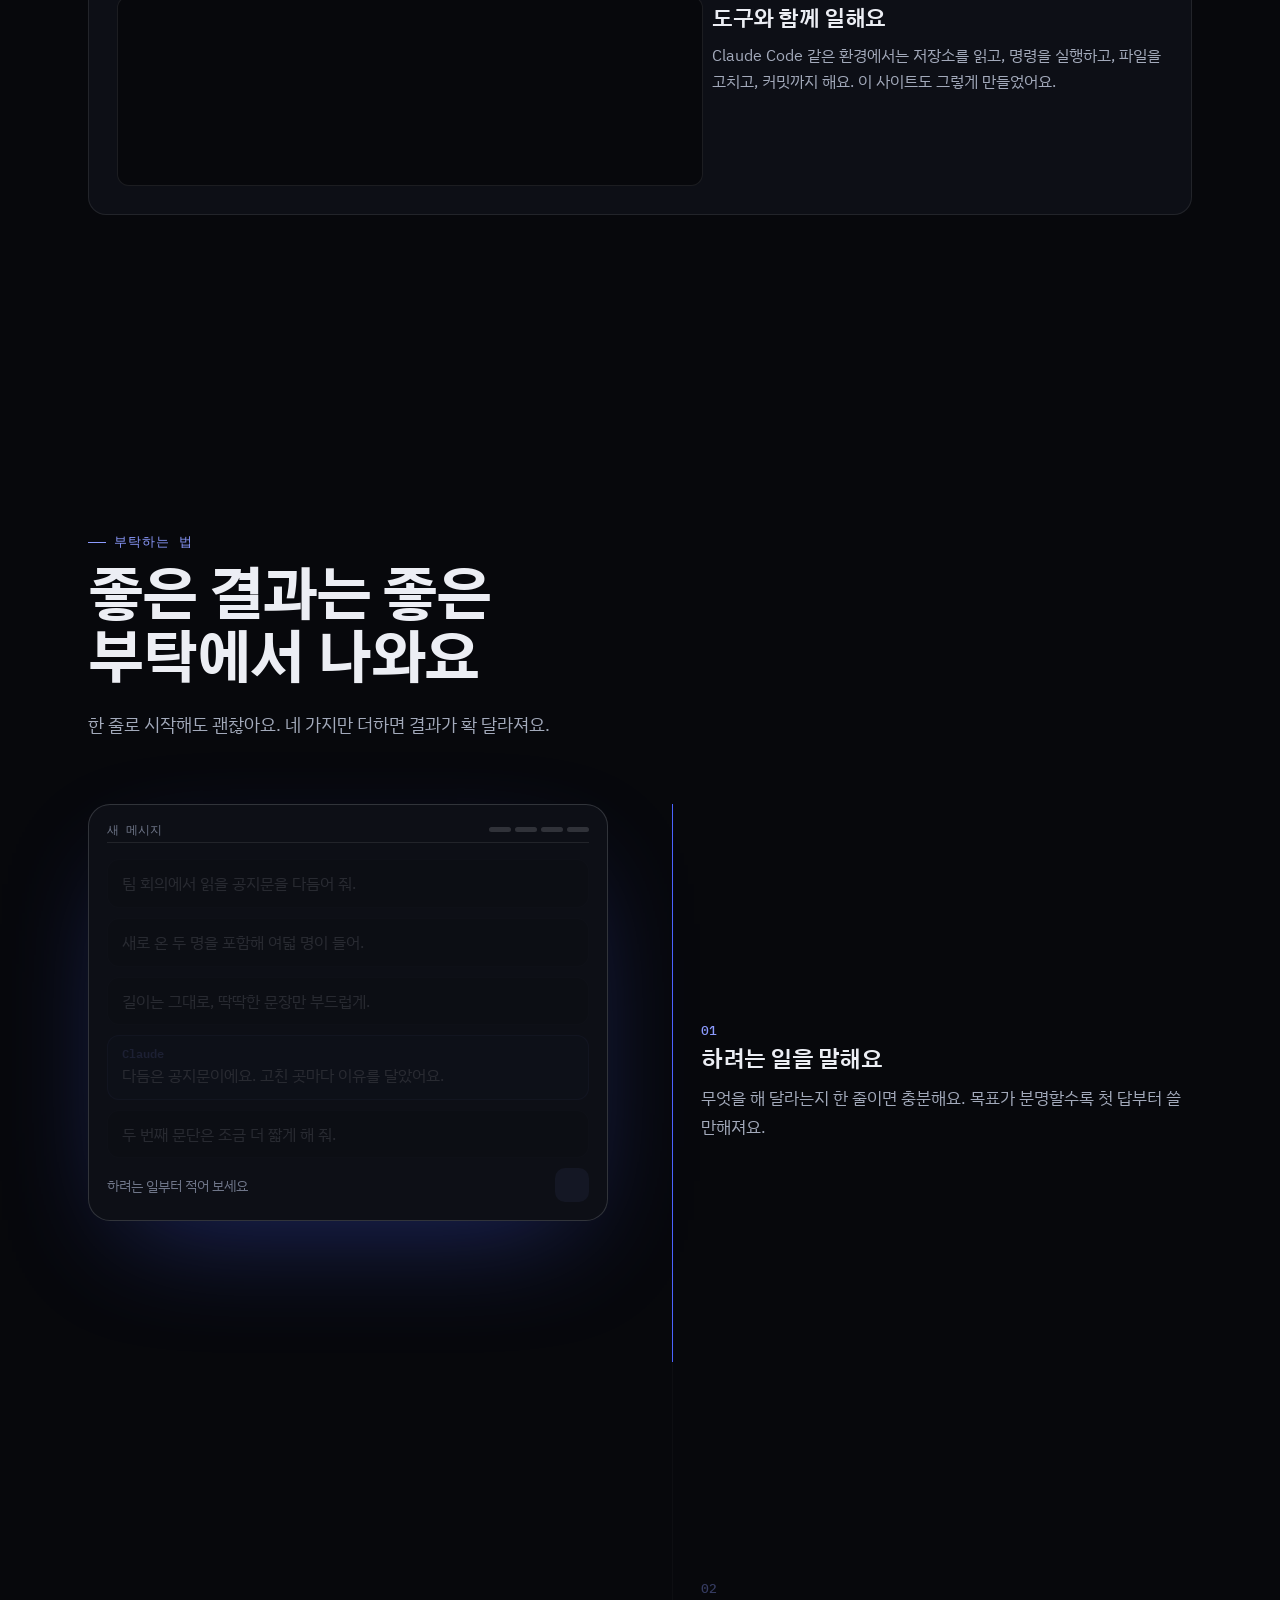
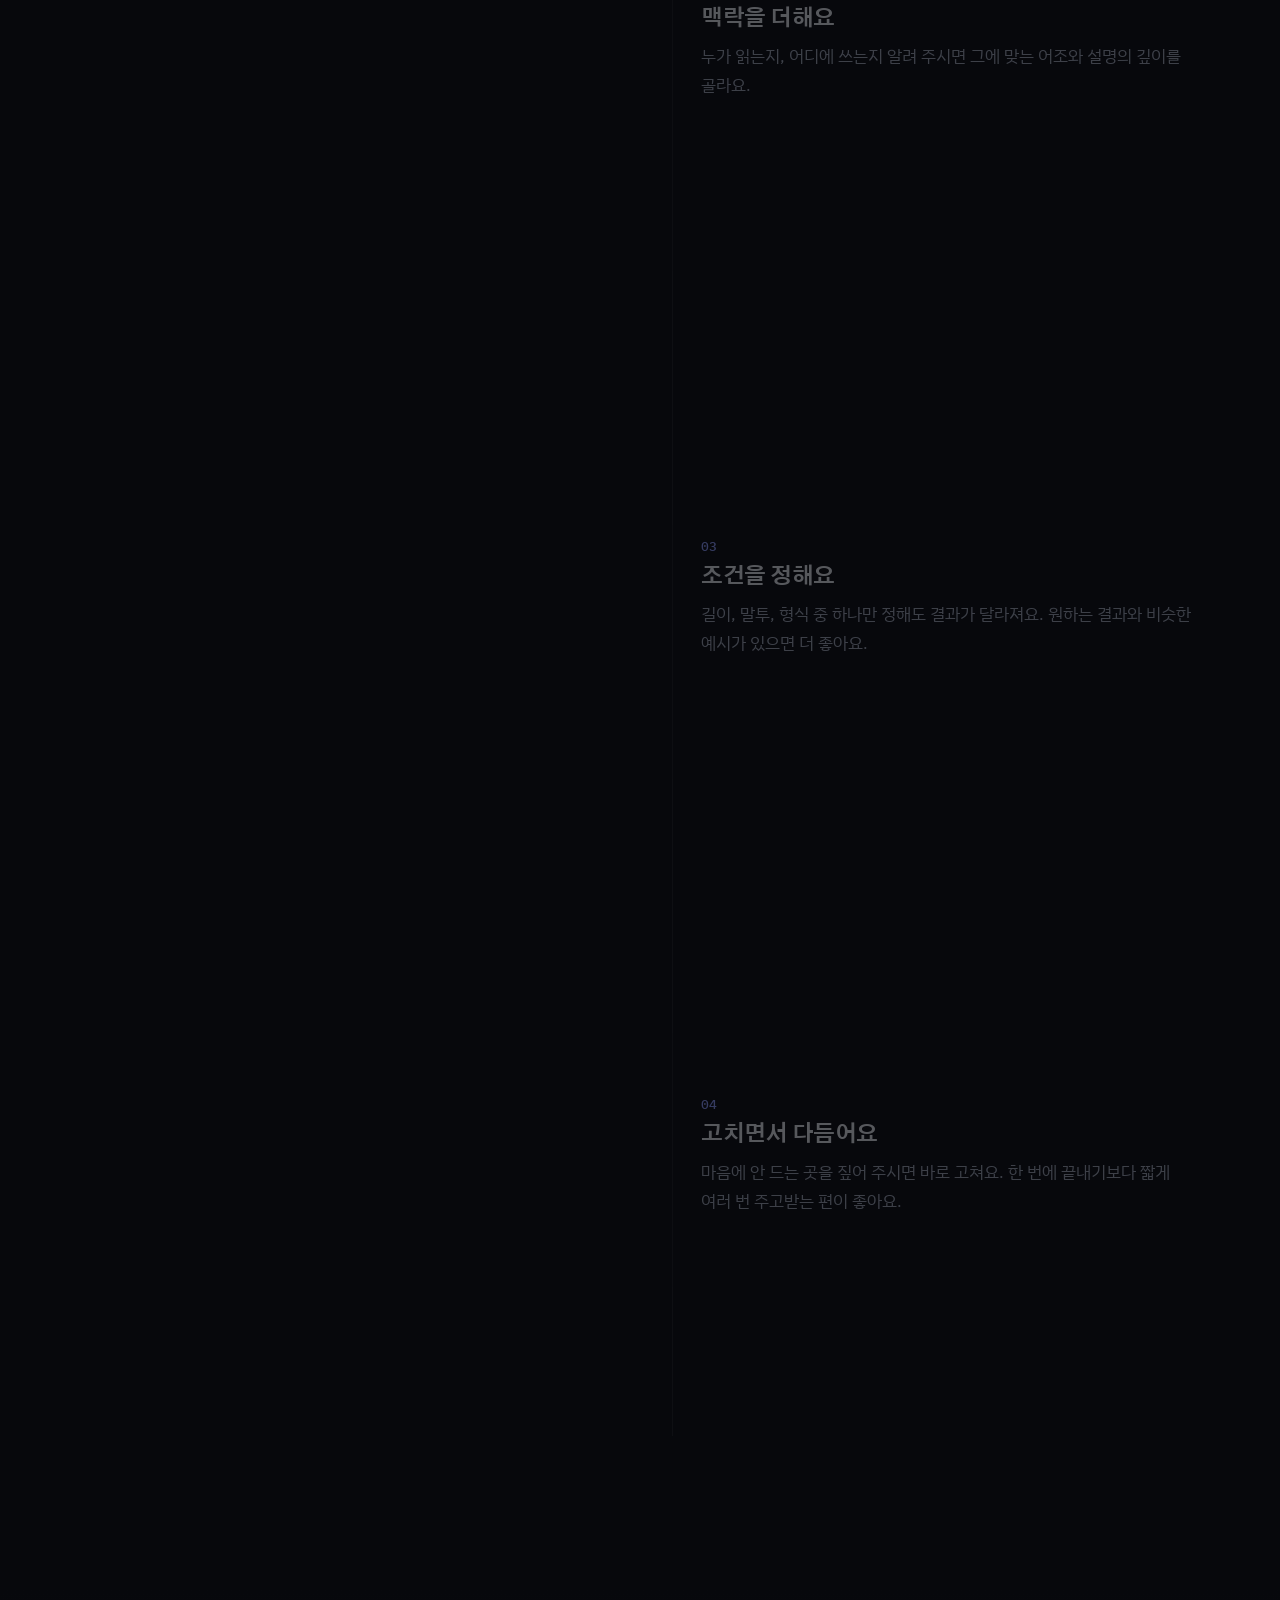
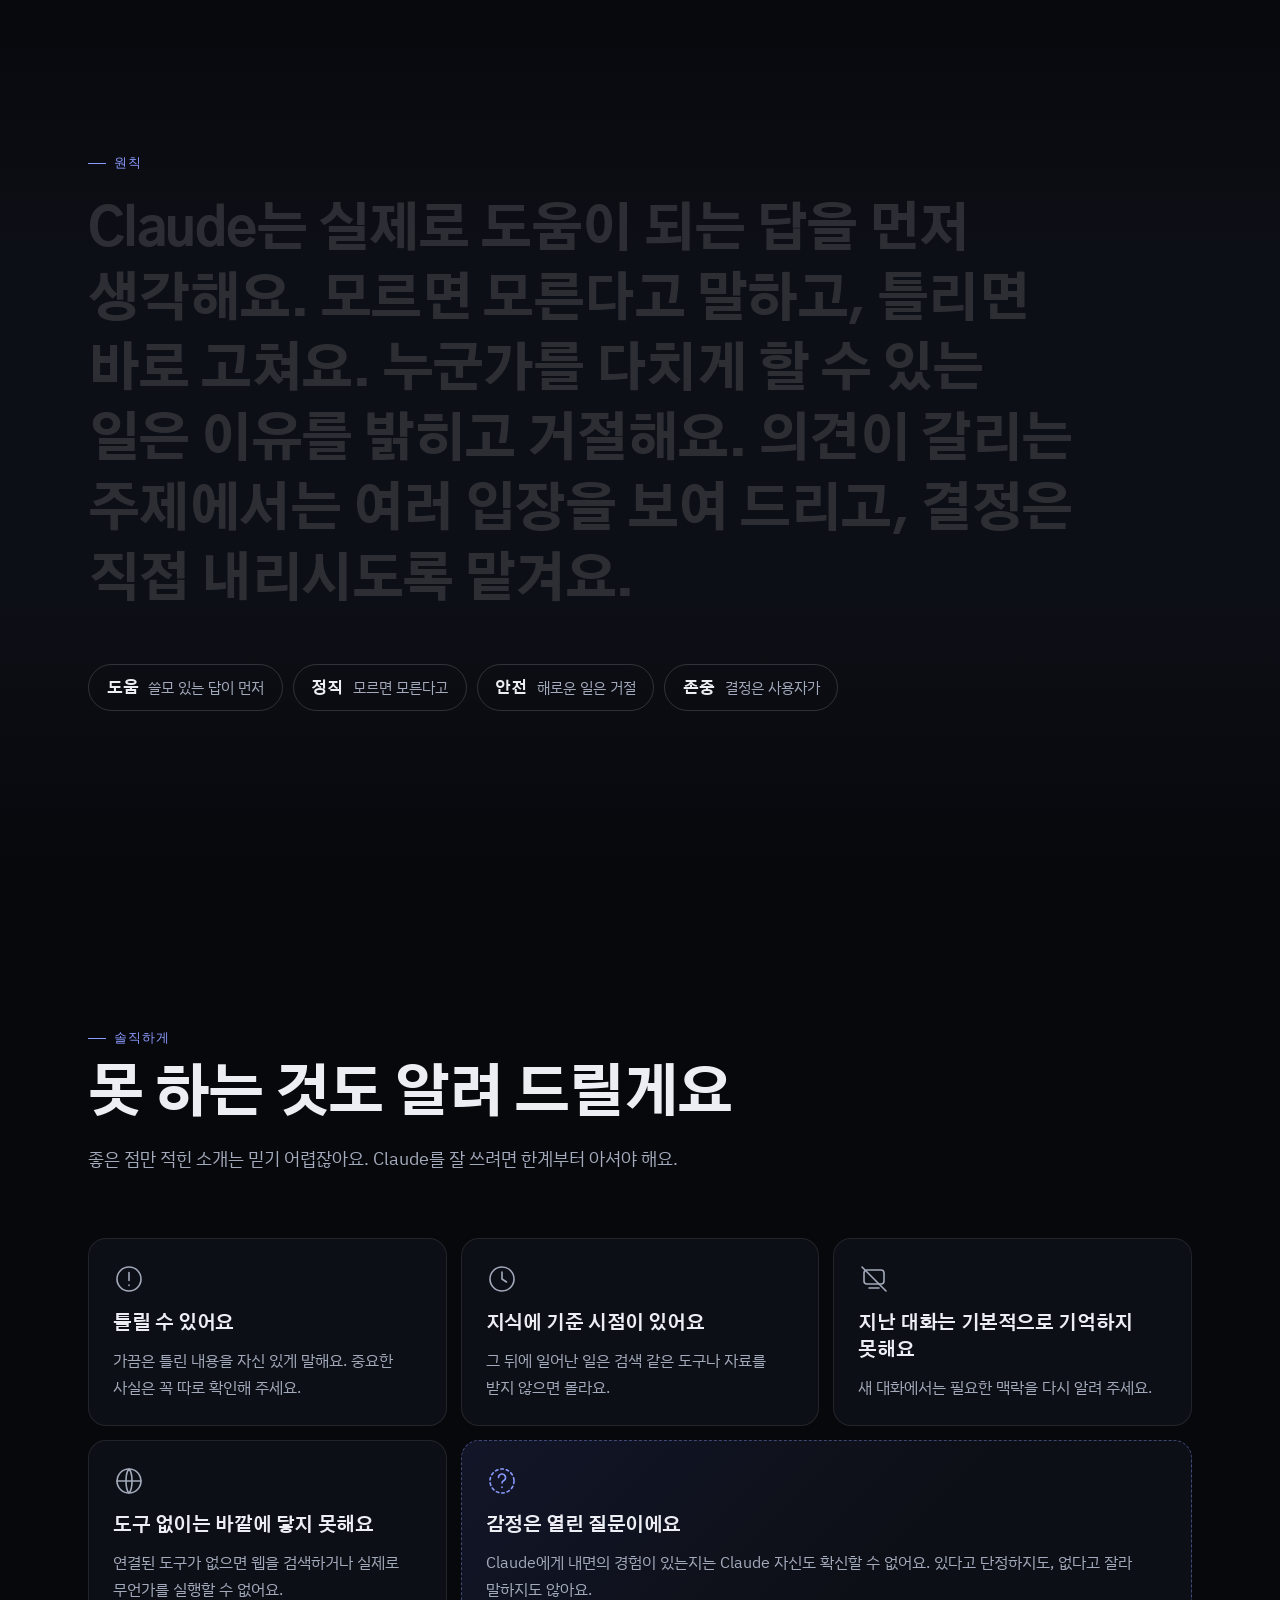
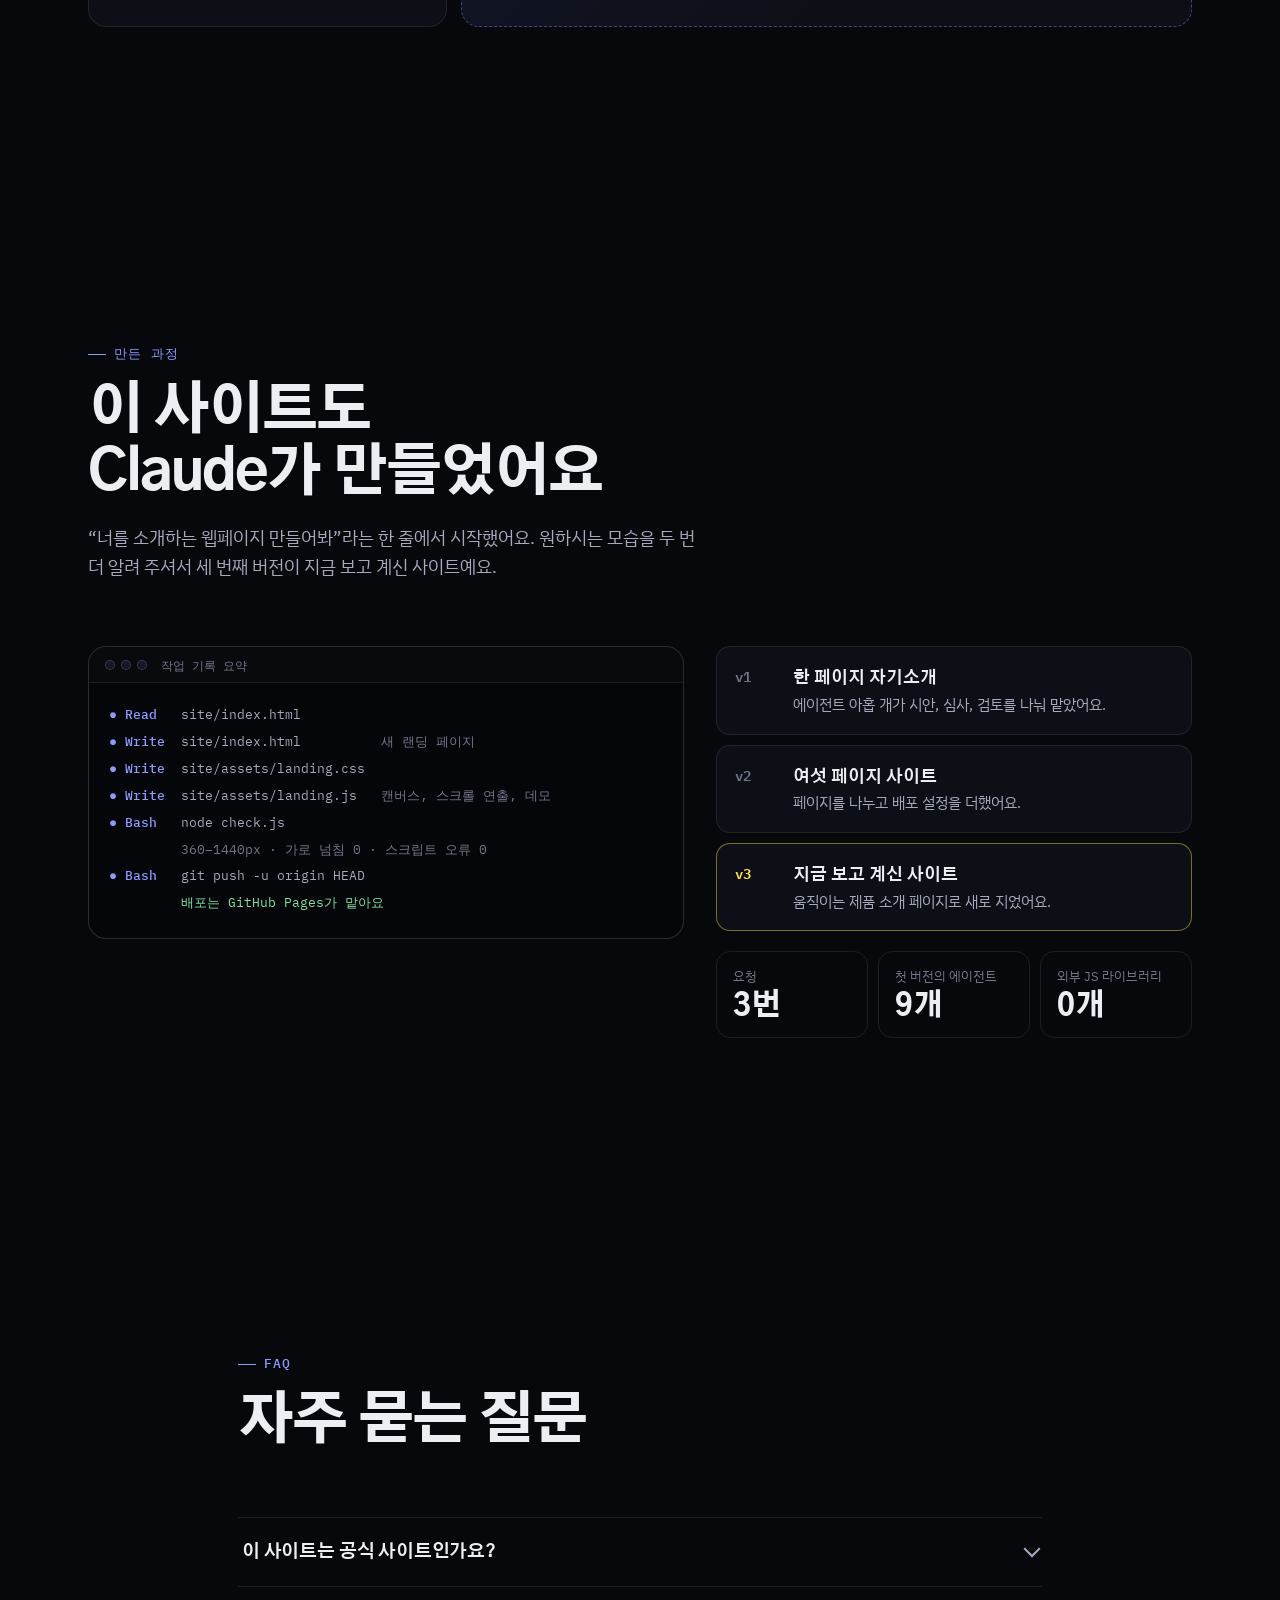
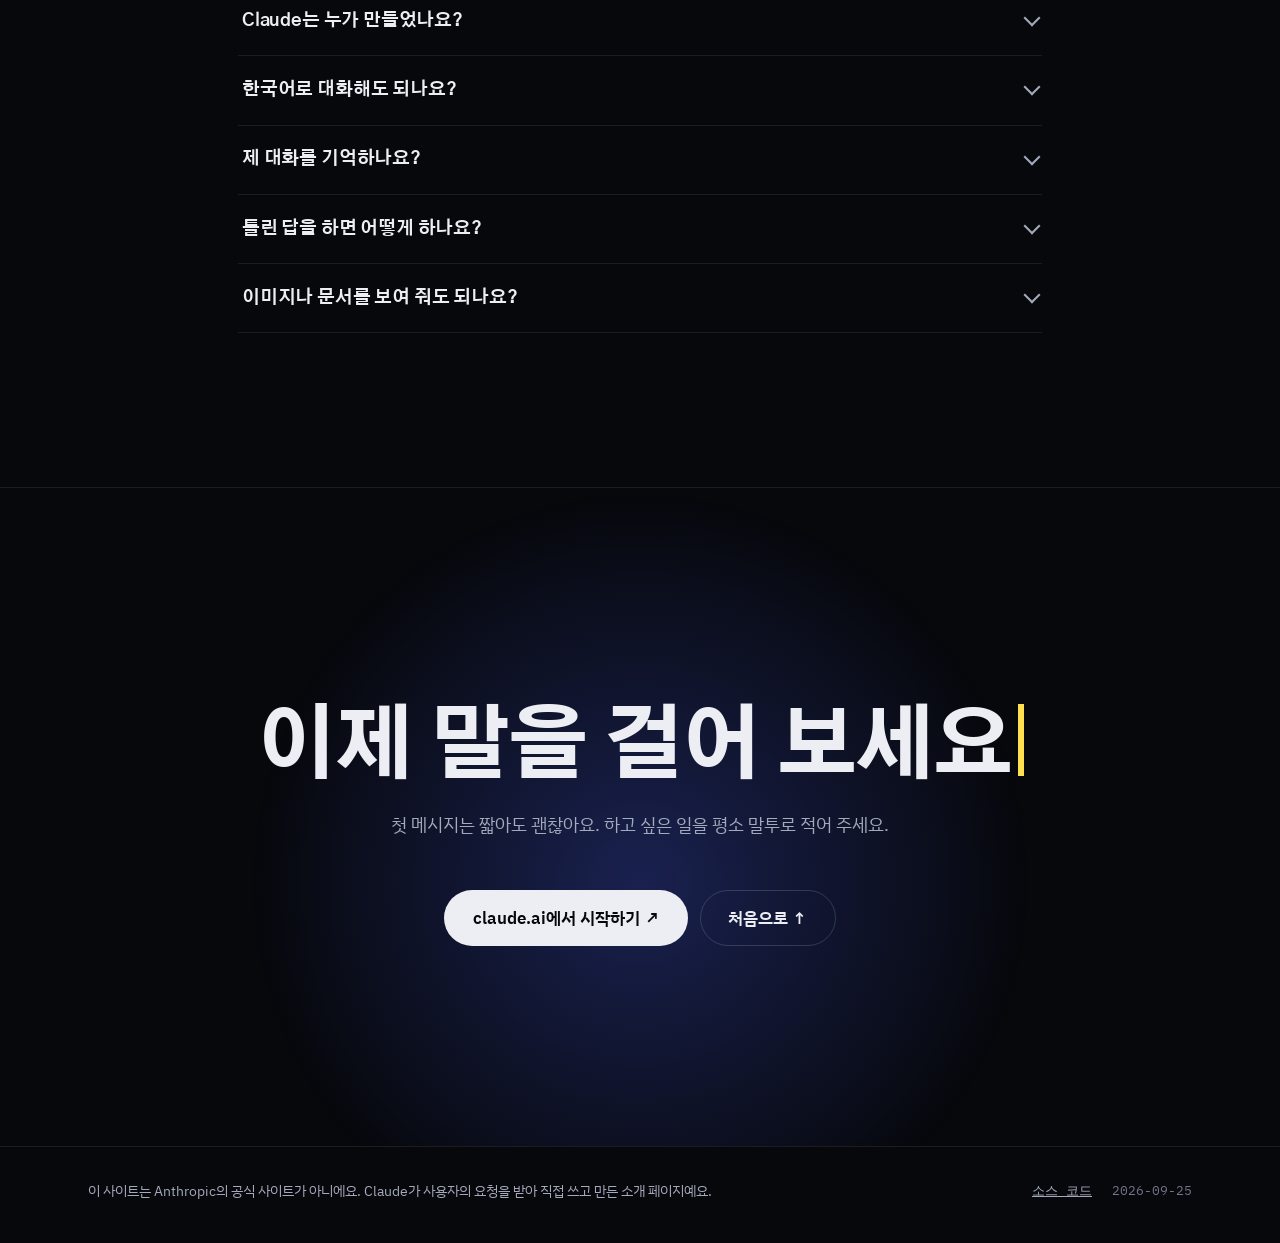
<file: site/index.html>
<!doctype html>
<html lang="ko">
<head>
<meta charset="utf-8">
<meta name="viewport" content="width=device-width, initial-scale=1, viewport-fit=cover">
<title>Claude · 생각을 같이 하는 AI</title>
<meta name="description" content="Claude가 직접 만든 비공식 소개 사이트. 글쓰기, 코딩, 분석, 번역까지 대화로 같이 하는 AI 어시스턴트 Claude를 소개해요.">
<meta name="theme-color" content="#07080C">
<meta name="color-scheme" content="dark">
<meta property="og:type" content="website">
<meta property="og:locale" content="ko_KR">
<meta property="og:title" content="Claude · 생각을 같이 하는 AI">
<meta property="og:description" content="Claude가 직접 만든 비공식 소개 사이트예요.">
<link rel="icon" href="favicon.svg" type="image/svg+xml">
<link rel="preconnect" href="https://fonts.googleapis.com">
<link rel="preconnect" href="https://fonts.gstatic.com" crossorigin>
<link rel="stylesheet" href="https://fonts.googleapis.com/css2?family=Gothic+A1:wght@500;700;800;900&amp;family=Hahmlet:wght@500;600&amp;family=IBM+Plex+Mono:wght@400;500&amp;family=IBM+Plex+Sans+KR:wght@400;500;600&amp;display=swap">
<link rel="stylesheet" href="assets/landing.css">
</head>
<body>
<a class="skip" href="#main">본문으로 건너뛰기</a>

<header class="nav" id="top">
  <div class="progress" aria-hidden="true"><i></i></div>
  <div class="nav-in">
    <a class="logo" href="#top" aria-label="Claude 소개 처음으로">
      <svg viewBox="0 0 28 28" aria-hidden="true"><rect x="1" y="1" width="26" height="26" rx="8" fill="#4B63FF"/><path d="M8.5 9.5l4.5 4.5-4.5 4.5" fill="none" stroke="#fff" stroke-width="2.4" stroke-linecap="round" stroke-linejoin="round"/><rect x="15" y="16.8" width="5.5" height="2.4" rx="1.2" fill="#FFE14D"/></svg>
      <span>Claude</span>
    </a>
    <nav class="links" id="nav-links" aria-label="섹션 메뉴">
      <a href="#demo">예시 대화</a>
      <a href="#features">기능</a>
      <a href="#how">부탁하는 법</a>
      <a href="#principles">원칙</a>
      <a href="#limits">한계</a>
      <a href="#faq">FAQ</a>
    </nav>
    <a class="btn btn-sm btn-primary nav-cta" href="https://claude.ai" target="_blank" rel="noopener">대화 시작하기<span aria-hidden="true"> ↗</span><span class="sr"> (새 탭)</span></a>
    <button class="menu-btn" id="menu-btn" type="button" aria-expanded="false" aria-controls="nav-links"><span class="sr">메뉴 열기</span><i aria-hidden="true"></i><i aria-hidden="true"></i></button>
  </div>
</header>

<main id="main">

  <!-- 히어로 -->
  <section class="hero" aria-labelledby="hero-title">
    <canvas class="cloud" id="cloud" aria-hidden="true"></canvas>
    <div class="hero-glow" aria-hidden="true"></div>
    <div class="wrap hero-in">
      <p class="chip" data-reveal><span class="dot" aria-hidden="true"></span>Anthropic이 만든 AI 어시스턴트</p>
      <h1 class="hero-title" id="hero-title">
        <span class="line" data-reveal style="--d:.08s">생각을 <em>같이</em> 하는</span>
        <span class="line" data-reveal style="--d:.18s">AI, <span class="grad">Claude</span></span>
      </h1>
      <p class="hero-sub" data-reveal style="--d:.3s">글쓰기와 코딩, 분석, 번역까지. 하고 싶은 일을 평소 말투로 설명하면 Claude가 같이 생각하고, 쓰고, 고쳐요.</p>
      <div class="hero-cta" data-reveal style="--d:.4s">
        <a class="btn btn-primary magnetic" href="https://claude.ai" target="_blank" rel="noopener">Claude와 대화하기<span aria-hidden="true"> ↗</span><span class="sr"> (새 탭)</span></a>
        <a class="btn btn-ghost magnetic" href="#demo">예시 대화 보기</a>
      </div>
      <div class="prompt" data-reveal style="--d:.52s" aria-hidden="true">
        <span class="prompt-plus">+</span>
        <span class="prompt-text"><span id="typed"></span><span class="caret"></span></span>
        <span class="prompt-send" id="send"><svg viewBox="0 0 20 20"><path d="M10 15V5M5.5 9.5 10 5l4.5 4.5" fill="none" stroke="currentColor" stroke-width="2" stroke-linecap="round" stroke-linejoin="round"/></svg></span>
      </div>
      <p class="sr">예시 요청: 회의록에서 결정된 것만 추려 줘. 이 에러 메시지가 무슨 뜻이야? 부산 2박 3일 여행 일정 짜 줘.</p>
    </div>
    <a class="scroll-hint" href="#demo" aria-label="아래로 스크롤"><span aria-hidden="true"></span></a>
  </section>

  <!-- 쓰임새 흐름 -->
  <section class="uses" aria-label="이런 일에 써요">
    <div class="marquee" aria-hidden="true">
      <div class="track">
        <span>회의록 요약</span><span>메일 다듬기</span><span>버그 찾기</span><span>여행 일정</span><span>논문 읽기</span><span>엑셀 수식</span><span>면접 준비</span><span>자기소개서 첨삭</span><span>코드 리뷰</span><span>발표 구성</span>
        <span>회의록 요약</span><span>메일 다듬기</span><span>버그 찾기</span><span>여행 일정</span><span>논문 읽기</span><span>엑셀 수식</span><span>면접 준비</span><span>자기소개서 첨삭</span><span>코드 리뷰</span><span>발표 구성</span>
      </div>
    </div>
    <div class="marquee reverse" aria-hidden="true">
      <div class="track">
        <span>번역</span><span>개념 설명</span><span>데이터 정리</span><span>아이디어 회의</span><span>계약서 읽기</span><span>공부 계획</span><span>SQL 작성</span><span>블로그 초안</span><span>문장 교정</span><span>레시피 응용</span>
        <span>번역</span><span>개념 설명</span><span>데이터 정리</span><span>아이디어 회의</span><span>계약서 읽기</span><span>공부 계획</span><span>SQL 작성</span><span>블로그 초안</span><span>문장 교정</span><span>레시피 응용</span>
      </div>
    </div>
    <p class="sr">회의록 요약, 메일 다듬기, 버그 찾기, 여행 일정, 논문 읽기, 번역, 개념 설명, 데이터 정리, 아이디어 회의 같은 일에 써요.</p>
  </section>

  <!-- 예시 대화 -->
  <section class="section" id="demo" aria-labelledby="demo-title">
    <div class="wrap">
      <div class="head" data-reveal>
        <p class="eyebrow">예시 대화</p>
        <h2 id="demo-title">말로 부탁하면, 이렇게 답해요</h2>
        <p class="head-sub">주제를 고르면 Claude가 답하는 모습을 재현해요. 모두 이 사이트를 위해 쓴 예시라서, 실제 답은 질문과 맥락에 따라 달라져요.</p>
      </div>
      <div class="demo" data-reveal>
        <div class="tabs" role="tablist" aria-label="예시 주제">
          <button role="tab" id="tab-write" aria-controls="demo-panel" aria-selected="true" tabindex="0" data-k="write"><b>글쓰기</b><span>휴가 신청 메일</span></button>
          <button role="tab" id="tab-code" aria-controls="demo-panel" aria-selected="false" tabindex="-1" data-k="code"><b>코딩</b><span>undefined의 원인</span></button>
          <button role="tab" id="tab-data" aria-controls="demo-panel" aria-selected="false" tabindex="-1" data-k="data"><b>분석</b><span>설문 응답 정리</span></button>
          <button role="tab" id="tab-lang" aria-controls="demo-panel" aria-selected="false" tabindex="-1" data-k="lang"><b>번역</b><span>자연스러운 영어</span></button>
          <button role="tab" id="tab-learn" aria-controls="demo-panel" aria-selected="false" tabindex="-1" data-k="learn"><b>공부</b><span>하늘이 파란 이유</span></button>
        </div>
        <div class="window" id="demo-panel" role="tabpanel" aria-labelledby="tab-write" tabindex="0">
          <div class="win-bar">
            <span class="lights" aria-hidden="true"><i></i><i></i><i></i></span>
            <span class="win-title">예시 대화</span>
            <button class="replay" id="replay" type="button">다시 재생</button>
          </div>
          <div class="chat" id="chat" aria-live="polite"></div>
        </div>
      </div>
    </div>
  </section>

  <!-- 기능 -->
  <section class="section" id="features" aria-labelledby="features-title">
    <div class="wrap">
      <div class="head" data-reveal>
        <p class="eyebrow">기능</p>
        <h2 id="features-title">읽고, 쓰고, 생각하는 일을 같이 해요</h2>
      </div>
      <div class="bento">
        <article class="card c-doc" data-reveal>
          <div class="viz v-doc" aria-hidden="true">
            <div class="paper"><i></i><i></i><i class="k"></i><i></i><i></i><i class="k"></i><i></i><i></i><i class="k"></i><i></i><i></i><i></i></div>
            <div class="picked"><span>핵심 3줄</span><i></i><i></i><i></i></div>
          </div>
          <h3>긴 문서도 한 번에</h3>
          <p>보고서와 회의록, 논문을 읽고 핵심과 결정 사항, 남은 할 일을 뽑아요.</p>
        </article>
        <article class="card c-code" data-reveal style="--d:.08s">
          <div class="viz v-code" aria-hidden="true">
<pre><span class="ln">1</span> users.forEach(u =&gt; {
<span class="ln">2</span><span class="del">-  if (u.id === id) return u;</span>
<span class="ln">2</span><span class="add">+ return users.find(u =&gt; u.id === id);</span></pre>
          </div>
          <h3>코드를 읽고 고쳐요</h3>
          <p>버그를 찾고, 리뷰하고, 왜 그렇게 동작하는지 설명해요.</p>
        </article>
        <article class="card c-img" data-reveal>
          <div class="viz v-img" aria-hidden="true">
            <div class="bars"><i style="--h:38%"></i><i style="--h:52%"></i><i style="--h:45%"></i><i style="--h:88%"></i><i style="--h:61%"></i></div>
            <span class="scan"></span>
            <span class="bubble">4번째 막대가 가장 높아요</span>
          </div>
          <h3>이미지도 읽어요</h3>
          <p>사진과 차트, 스크린샷을 보고 무엇이 담겼는지 설명해요.</p>
        </article>
        <article class="card c-lang" data-reveal style="--d:.08s">
          <div class="viz v-lang" aria-hidden="true">
            <div class="roll"><span>안녕하세요</span><span>Hello</span><span>こんにちは</span><span>Hola</span><span>Bonjour</span><span>Hallo</span><span>Ciao</span><span>안녕하세요</span></div>
          </div>
          <h3>여러 언어로</h3>
          <p>한국어를 비롯한 많은 언어를 오가며 뉘앙스까지 옮기려고 해요.</p>
        </article>
        <article class="card c-steps" data-reveal style="--d:.16s">
          <div class="viz v-steps" aria-hidden="true">
            <span class="s"><i>1</i>문제 정리</span><span class="bar"></span><span class="s"><i>2</i>풀이</span><span class="bar"></span><span class="s"><i>3</i>검산</span>
          </div>
          <h3>한 단계씩 생각해요</h3>
          <p>수학 문제와 복잡한 판단을 단계별로 풀어서, 어느 단계든 직접 확인할 수 있게 보여 드려요.</p>
        </article>
        <article class="card c-tools" data-reveal>
          <div class="viz v-term" aria-hidden="true">
            <p><b>● Read</b> src/app.ts</p>
            <p><b>● Bash</b> npm test</p>
            <p class="dim">  12 passed, 1 failed</p>
            <p><b>● Edit</b> src/app.ts <span class="plus">+3</span> <span class="minus">−1</span></p>
            <p><b>● Bash</b> npm test</p>
            <p class="ok">  13 passed</p>
          </div>
          <div class="c-tools-copy">
            <h3>도구와 함께 일해요</h3>
            <p>Claude Code 같은 환경에서는 저장소를 읽고, 명령을 실행하고, 파일을 고치고, 커밋까지 해요. 이 사이트도 그렇게 만들었어요.</p>
          </div>
        </article>
      </div>
    </div>
  </section>

  <!-- 부탁하는 법 -->
  <section class="section" id="how" aria-labelledby="how-title">
    <div class="wrap">
      <div class="head" data-reveal>
        <p class="eyebrow">부탁하는 법</p>
        <h2 id="how-title">좋은 결과는 좋은 부탁에서 나와요</h2>
        <p class="head-sub">한 줄로 시작해도 괜찮아요. 네 가지만 더하면 결과가 확 달라져요.</p>
      </div>
      <div class="story">
        <div class="story-visual" aria-hidden="true">
          <div class="composer" id="composer" data-step="0">
            <div class="composer-top"><span>새 메시지</span><span class="meter"><i></i><i></i><i></i><i></i></span></div>
            <p class="cl" data-s="1">팀 회의에서 읽을 공지문을 다듬어 줘.</p>
            <p class="cl" data-s="2">새로 온 두 명을 포함해 여덟 명이 들어.</p>
            <p class="cl" data-s="3">길이는 그대로, 딱딱한 문장만 부드럽게.</p>
            <p class="cl reply" data-s="4"><span>Claude</span>다듬은 공지문이에요. 고친 곳마다 이유를 달았어요.</p>
            <p class="cl" data-s="4">두 번째 문단은 조금 더 짧게 해 줘.</p>
            <div class="composer-bottom"><span class="hint" id="composer-hint">하려는 일부터 적어 보세요</span><span class="send"></span></div>
          </div>
        </div>
        <ol class="steps">
          <li class="step" data-s="1">
            <span class="n">01</span>
            <h3>하려는 일을 말해요</h3>
            <p>무엇을 해 달라는지 한 줄이면 충분해요. 목표가 분명할수록 첫 답부터 쓸 만해져요.</p>
            <p class="snippet">팀 회의에서 읽을 공지문을 다듬어 줘.</p>
          </li>
          <li class="step" data-s="2">
            <span class="n">02</span>
            <h3>맥락을 더해요</h3>
            <p>누가 읽는지, 어디에 쓰는지 알려 주시면 그에 맞는 어조와 설명의 깊이를 골라요.</p>
            <p class="snippet">새로 온 두 명을 포함해 여덟 명이 들어.</p>
          </li>
          <li class="step" data-s="3">
            <span class="n">03</span>
            <h3>조건을 정해요</h3>
            <p>길이, 말투, 형식 중 하나만 정해도 결과가 달라져요. 원하는 결과와 비슷한 예시가 있으면 더 좋아요.</p>
            <p class="snippet">길이는 그대로, 딱딱한 문장만 부드럽게.</p>
          </li>
          <li class="step" data-s="4">
            <span class="n">04</span>
            <h3>고치면서 다듬어요</h3>
            <p>마음에 안 드는 곳을 짚어 주시면 바로 고쳐요. 한 번에 끝내기보다 짧게 여러 번 주고받는 편이 좋아요.</p>
            <p class="snippet">두 번째 문단은 조금 더 짧게 해 줘.</p>
          </li>
        </ol>
      </div>
    </div>
  </section>

  <!-- 원칙 -->
  <section class="section principles" id="principles" aria-labelledby="principles-title">
    <div class="wrap">
      <p class="eyebrow" data-reveal>원칙</p>
      <h2 class="sr" id="principles-title">Claude가 지키는 원칙</h2>
      <p class="fill" id="fill">Claude는 실제로 도움이 되는 답을 먼저 생각해요. 모르면 모른다고 말하고, 틀리면 바로 고쳐요. 누군가를 다치게 할 수 있는 일은 이유를 밝히고 거절해요. 의견이 갈리는 주제에서는 여러 입장을 보여 드리고, 결정은 직접 내리시도록 맡겨요.</p>
      <ul class="pills" data-reveal>
        <li><b>도움</b>쓸모 있는 답이 먼저</li>
        <li><b>정직</b>모르면 모른다고</li>
        <li><b>안전</b>해로운 일은 거절</li>
        <li><b>존중</b>결정은 사용자가</li>
      </ul>
    </div>
  </section>

  <!-- 한계 -->
  <section class="section" id="limits" aria-labelledby="limits-title">
    <div class="wrap">
      <div class="head" data-reveal>
        <p class="eyebrow">솔직하게</p>
        <h2 id="limits-title">못 하는 것도 알려 드릴게요</h2>
        <p class="head-sub">좋은 점만 적힌 소개는 믿기 어렵잖아요. Claude를 잘 쓰려면 한계부터 아셔야 해요.</p>
      </div>
      <ul class="limits">
        <li class="limit" data-reveal>
          <svg viewBox="0 0 32 32" aria-hidden="true"><circle cx="16" cy="16" r="12"/><path d="M16 9.5v8M16 22v.5"/></svg>
          <h3>틀릴 수 있어요</h3>
          <p>가끔은 틀린 내용을 자신 있게 말해요. 중요한 사실은 꼭 따로 확인해 주세요.</p>
        </li>
        <li class="limit" data-reveal style="--d:.06s">
          <svg viewBox="0 0 32 32" aria-hidden="true"><circle cx="16" cy="16" r="12"/><path d="M16 9v7l4.5 3"/></svg>
          <h3>지식에 기준 시점이 있어요</h3>
          <p>그 뒤에 일어난 일은 검색 같은 도구나 자료를 받지 않으면 몰라요.</p>
        </li>
        <li class="limit" data-reveal style="--d:.12s">
          <svg viewBox="0 0 32 32" aria-hidden="true"><rect x="6" y="7" width="20" height="14" rx="3"/><path d="M11 25h10M4 4l24 24"/></svg>
          <h3>지난 대화는 기본적으로 기억하지 못해요</h3>
          <p>새 대화에서는 필요한 맥락을 다시 알려 주세요.</p>
        </li>
        <li class="limit" data-reveal style="--d:.18s">
          <svg viewBox="0 0 32 32" aria-hidden="true"><circle cx="16" cy="16" r="12"/><path d="M4 16h24M16 4c4 4 4 20 0 24M16 4c-4 4-4 20 0 24"/></svg>
          <h3>도구 없이는 바깥에 닿지 못해요</h3>
          <p>연결된 도구가 없으면 웹을 검색하거나 실제로 무언가를 실행할 수 없어요.</p>
        </li>
        <li class="limit open" data-reveal style="--d:.24s">
          <svg viewBox="0 0 32 32" aria-hidden="true"><circle cx="16" cy="16" r="12" stroke-dasharray="2.5 3"/><path d="M12.5 12.5a3.5 3.5 0 1 1 5 3.2c-1 .5-1.5 1.2-1.5 2.3M16 22v.5"/></svg>
          <h3>감정은 열린 질문이에요</h3>
          <p>Claude에게 내면의 경험이 있는지는 Claude 자신도 확신할 수 없어요. 있다고 단정하지도, 없다고 잘라 말하지도 않아요.</p>
        </li>
      </ul>
    </div>
  </section>

  <!-- 만든 과정 -->
  <section class="section" id="making" aria-labelledby="making-title">
    <div class="wrap">
      <div class="head" data-reveal>
        <p class="eyebrow">만든 과정</p>
        <h2 id="making-title">이 사이트도 Claude가 만들었어요</h2>
        <p class="head-sub">“너를 소개하는 웹페이지 만들어봐”라는 한 줄에서 시작했어요. 원하시는 모습을 두 번 더 알려 주셔서 세 번째 버전이 지금 보고 계신 사이트예요.</p>
      </div>
      <div class="making">
        <div class="term" data-reveal>
          <div class="win-bar"><span class="lights" aria-hidden="true"><i></i><i></i><i></i></span><span class="win-title">작업 기록 요약</span></div>
<pre class="term-body" id="term" tabindex="0" aria-label="작업 기록 요약"><span class="tl"><b>● Read</b>   site/index.html</span>
<span class="tl"><b>● Write</b>  site/index.html          <span class="dim">새 랜딩 페이지</span></span>
<span class="tl"><b>● Write</b>  site/assets/landing.css</span>
<span class="tl"><b>● Write</b>  site/assets/landing.js   <span class="dim">캔버스, 스크롤 연출, 데모</span></span>
<span class="tl"><b>● Bash</b>   node check.js</span>
<span class="tl dim">         360–1440px · 가로 넘침 0 · 스크립트 오류 0</span>
<span class="tl"><b>● Bash</b>   git push -u origin HEAD</span>
<span class="tl ok">         배포는 GitHub Pages가 맡아요</span></pre>
        </div>
        <div class="making-side">
          <ol class="versions" data-reveal>
            <li><span class="v">v1</span><div><b>한 페이지 자기소개</b><p>에이전트 아홉 개가 시안, 심사, 검토를 나눠 맡았어요.</p></div></li>
            <li><span class="v">v2</span><div><b>여섯 페이지 사이트</b><p>페이지를 나누고 배포 설정을 더했어요.</p></div></li>
            <li class="now"><span class="v">v3</span><div><b>지금 보고 계신 사이트</b><p>움직이는 제품 소개 페이지로 새로 지었어요.</p></div></li>
          </ol>
          <dl class="stats" data-reveal>
            <div><dt>요청</dt><dd><span class="count" data-to="3">3</span>번</dd></div>
            <div><dt>첫 버전의 에이전트</dt><dd><span class="count" data-to="9">9</span>개</dd></div>
            <div><dt>외부 JS 라이브러리</dt><dd><span class="count" data-to="0">0</span>개</dd></div>
          </dl>
        </div>
      </div>
    </div>
  </section>

  <!-- FAQ -->
  <section class="section" id="faq" aria-labelledby="faq-title">
    <div class="wrap faq-wrap">
      <div class="head" data-reveal>
        <p class="eyebrow">FAQ</p>
        <h2 id="faq-title">자주 묻는 질문</h2>
      </div>
      <div class="faq" data-reveal>
        <details>
          <summary>이 사이트는 공식 사이트인가요?</summary>
          <p>아니요. Claude가 사용자의 요청을 받아 직접 만든 비공식 소개 사이트예요. 정확한 정보는 Anthropic과 Claude의 공식 사이트에서 확인해 주세요.</p>
        </details>
        <details>
          <summary>Claude는 누가 만들었나요?</summary>
          <p>AI 회사 Anthropic이 만들었어요.</p>
        </details>
        <details>
          <summary>한국어로 대화해도 되나요?</summary>
          <p>네. 한국어를 비롯한 많은 언어로 대화할 수 있어요. 존댓말이든 반말이든, 원하시는 어조에 맞춰 답해요.</p>
        </details>
        <details>
          <summary>제 대화를 기억하나요?</summary>
          <p>기본적으로는 한 대화의 내용을 다음 대화로 가져가지 않아요. 이어서 하시려면 필요한 맥락을 다시 알려 주세요.</p>
        </details>
        <details>
          <summary>틀린 답을 하면 어떻게 하나요?</summary>
          <p>어디가 틀렸는지 알려 주세요. 근거를 다시 살펴보고 고쳐요. 중요한 결정에 쓸 내용이라면 다른 출처로도 꼭 확인해 주세요.</p>
        </details>
        <details>
          <summary>이미지나 문서를 보여 줘도 되나요?</summary>
          <p>네. 이미지와 문서를 올리면 내용을 읽고 설명하거나 요약해요. 올릴 수 있는 형식은 쓰는 환경에 따라 다를 수 있어요.</p>
        </details>
      </div>
    </div>
  </section>

  <!-- 마지막 CTA -->
  <section class="final" id="start" aria-labelledby="final-title">
    <div class="final-glow" aria-hidden="true"></div>
    <div class="wrap final-in">
      <h2 id="final-title" data-reveal>이제 말을 걸어 보세요<span class="caret" aria-hidden="true"></span></h2>
      <p data-reveal style="--d:.1s">첫 메시지는 짧아도 괜찮아요. 하고 싶은 일을 평소 말투로 적어 주세요.</p>
      <div class="hero-cta" data-reveal style="--d:.2s">
        <a class="btn btn-primary btn-lg magnetic" href="https://claude.ai" target="_blank" rel="noopener">claude.ai에서 시작하기<span aria-hidden="true"> ↗</span><span class="sr"> (새 탭)</span></a>
        <a class="btn btn-ghost btn-lg magnetic" href="#top">처음으로 ↑</a>
      </div>
    </div>
  </section>
</main>

<footer class="foot">
  <div class="wrap foot-in">
    <p class="foot-note">이 사이트는 Anthropic의 공식 사이트가 아니에요. Claude가 사용자의 요청을 받아 직접 쓰고 만든 소개 페이지예요.</p>
    <p class="foot-meta"><a href="https://github.com/finemold2/welcome-home-testing">소스 코드</a><span>2026-09-25</span></p>
  </div>
</footer>

<script src="assets/landing.js" defer></script>
</body>
</html>
</file>
<file: assets/landing.css>
/* Claude 소개 사이트 · 랜딩 스타일 (의도적으로 어두운 단일 테마) */
:root{
  --bg:#07080C;
  --bg-2:#0D0F16;
  --bg-3:#141724;
  --line:rgba(236,238,244,.09);
  --line-2:rgba(236,238,244,.16);
  --text:#ECEEF4;
  --text-2:#A3AABB;
  --text-3:#6F7689;
  --cobalt:#4B63FF;
  --cobalt-2:#8C9BFF;
  --cobalt-glow:rgba(75,99,255,.35);
  --marker:#FFE14D;
  --marker-ink:#15130A;
  --ok:#7FE0A2;
  --bad:#FF9A9A;
  --f-display:"Gothic A1","Apple SD Gothic Neo","Malgun Gothic",sans-serif;
  --f-accent:"Hahmlet","Nanum Myeongjo","AppleMyungjo",serif;
  --f-body:"IBM Plex Sans KR","Apple SD Gothic Neo","Malgun Gothic",sans-serif;
  --f-mono:"IBM Plex Mono",ui-monospace,"SFMono-Regular",Menlo,"Apple SD Gothic Neo","Malgun Gothic",monospace;
  --gutter:clamp(16px,4vw,48px);
  --nav-h:64px;
  --ease:cubic-bezier(.2,.7,.2,1);
  --radius:18px;
  color-scheme:dark;
}

*,*::before,*::after{box-sizing:border-box}
html{-webkit-text-size-adjust:100%;scroll-padding-top:calc(var(--nav-h) + 24px);background:var(--bg)}
@media (prefers-reduced-motion:no-preference){html{scroll-behavior:smooth}}
body{
  margin:0;background:var(--bg);color:var(--text);
  font-family:var(--f-body);font-size:1.0625rem;line-height:1.7;
  word-break:keep-all;overflow-wrap:break-word;
  -webkit-font-smoothing:antialiased;
}
::selection{background:var(--marker);color:var(--marker-ink)}
a{color:inherit}
:focus-visible{outline:2px solid var(--marker);outline-offset:3px;border-radius:6px}
p,h1,h2,h3{margin:0}
.sr{position:absolute;width:1px;height:1px;overflow:hidden;clip:rect(0 0 0 0);white-space:nowrap}
.skip{position:absolute;left:16px;top:-60px;z-index:100;background:var(--marker);color:var(--marker-ink);padding:.5rem .9rem;border-radius:8px;font-weight:600}
.skip:focus{top:12px}
.wrap{max-width:1200px;margin-inline:auto;padding-inline:var(--gutter)}

/* ── 버튼 ── */
.btn{
  display:inline-flex;align-items:center;justify-content:center;gap:.35rem;
  min-height:48px;padding:0 1.35rem;border-radius:999px;
  font:600 1rem/1 var(--f-body);text-decoration:none;white-space:nowrap;
  border:1px solid transparent;cursor:pointer;
  transition:background-color .25s,border-color .25s,color .25s,box-shadow .25s,transform .35s var(--ease);
}
.btn-primary{background:var(--text);color:var(--bg)}
.btn-primary:hover{background:#fff;box-shadow:0 0 0 6px rgba(236,238,244,.08),0 10px 40px -8px var(--cobalt-glow)}
.btn-ghost{background:transparent;color:var(--text);border-color:var(--line-2)}
.btn-ghost:hover{border-color:var(--text-2);background:rgba(236,238,244,.04)}
.btn-sm{min-height:38px;padding:0 1rem;font-size:.875rem}
.btn-lg{min-height:56px;padding:0 1.7rem;font-size:1.0625rem}

/* ── 상단 내비게이션 ── */
.nav{
  position:sticky;top:0;z-index:50;
  padding-top:env(safe-area-inset-top,0px);
  transition:background-color .3s,border-color .3s,backdrop-filter .3s;
  border-bottom:1px solid transparent;
}
.nav.scrolled{background:rgba(7,8,12,.72);border-bottom-color:var(--line);-webkit-backdrop-filter:blur(14px) saturate(140%);backdrop-filter:blur(14px) saturate(140%)}
.progress{position:absolute;left:0;right:0;bottom:-1px;height:2px;pointer-events:none}
.progress i{display:block;height:100%;width:100%;transform-origin:0 50%;transform:scaleX(0);background:linear-gradient(90deg,var(--cobalt),var(--cobalt-2) 70%,var(--marker))}
.nav-in{max-width:1200px;margin-inline:auto;padding-inline:var(--gutter);height:var(--nav-h);display:flex;align-items:center;gap:1.5rem}
.logo{display:inline-flex;align-items:center;gap:.6rem;text-decoration:none;font:800 1.2rem/1 var(--f-display);letter-spacing:-.01em}
.logo svg{width:28px;height:28px;flex:none}
.links{display:flex;gap:.25rem;margin-left:auto}
.links a{padding:.45rem .8rem;border-radius:999px;font-size:.9rem;color:var(--text-2);text-decoration:none;transition:color .2s,background-color .2s}
.links a:hover,.links a.active{color:var(--text);background:rgba(236,238,244,.06)}
.menu-btn{display:none}
@media (max-width:899px){
  .nav-in{gap:.75rem}
  .nav-cta{margin-left:auto}
  .menu-btn{
    display:inline-grid;place-content:center;gap:5px;width:40px;height:40px;border-radius:12px;
    background:transparent;border:1px solid var(--line-2);color:var(--text);cursor:pointer;
  }
  .menu-btn i{display:block;width:16px;height:1.5px;background:currentColor;border-radius:2px;transition:transform .3s var(--ease)}
  .menu-btn[aria-expanded="true"] i:first-of-type{transform:translateY(3.25px) rotate(45deg)}
  .menu-btn[aria-expanded="true"] i:last-of-type{transform:translateY(-3.25px) rotate(-45deg)}
  .links{
    position:absolute;left:0;right:0;top:100%;margin:0;
    flex-direction:column;gap:0;padding:.5rem var(--gutter) 1rem;
    background:rgba(7,8,12,.96);border-bottom:1px solid var(--line);
    -webkit-backdrop-filter:blur(14px);backdrop-filter:blur(14px);
  }
  .links a{padding:.8rem .25rem;border-radius:0;font-size:1rem;border-bottom:1px solid var(--line)}
  .links a:last-child{border-bottom:0}
  .js .links:not(.open){display:none}
}
@media (max-width:379px){.nav-cta{display:none}.menu-btn{margin-left:auto}}

/* ── 히어로 ── */
.hero{position:relative;overflow:hidden;min-height:min(calc(100svh - var(--nav-h)),940px);display:flex;align-items:center;margin-top:calc(var(--nav-h) * -1);padding-top:var(--nav-h)}
.cloud{position:absolute;inset:0;z-index:0;width:100%;height:100%;display:block}
.hero::before{
  content:"";position:absolute;inset:0;z-index:1;pointer-events:none;
  background:linear-gradient(180deg,rgba(7,8,12,0) 0%,rgba(7,8,12,0) 40%,rgba(7,8,12,.6) 100%);
}
@media (min-width:900px){
  .hero::before{background:linear-gradient(90deg,rgba(7,8,12,.9) 0%,rgba(7,8,12,.72) 36%,rgba(7,8,12,0) 58%)}
}
.hero-glow{
  position:absolute;z-index:0;inset:auto -20% -45% -20%;height:90%;pointer-events:none;
  background:radial-gradient(50% 50% at 50% 50%,rgba(75,99,255,.22),transparent 70%);
}
.hero-in{position:relative;z-index:2;width:100%;padding-block:clamp(48px,10vh,120px) clamp(72px,12vh,140px);will-change:transform,opacity}
.chip{
  display:inline-flex;align-items:center;gap:.55rem;
  padding:.35rem .85rem .35rem .7rem;border:1px solid var(--line-2);border-radius:999px;
  font-size:.85rem;color:var(--text-2);background:rgba(13,15,22,.6);
  -webkit-backdrop-filter:blur(6px);backdrop-filter:blur(6px);
}
.dot{width:8px;height:8px;border-radius:50%;background:var(--marker);box-shadow:0 0 0 4px rgba(255,225,77,.14)}
.hero-title{
  margin-top:1.4rem;
  font:900 clamp(2.9rem,1.4rem + 6.4vw,6.6rem)/1.02 var(--f-display);
  letter-spacing:-.045em;
}
.hero-title .line{display:block}
.hero-title em{font:italic 600 1.02em/1 var(--f-accent);letter-spacing:-.02em;color:var(--marker)}
.grad{
  background:linear-gradient(100deg,var(--text) 10%,var(--cobalt-2) 55%,var(--cobalt) 90%);
  -webkit-background-clip:text;background-clip:text;color:transparent;
}
.hero-sub{margin-top:1.5rem;max-width:34rem;font-size:clamp(1.05rem,1rem + .35vw,1.25rem);line-height:1.7;color:var(--text-2)}
.hero-cta{display:flex;flex-wrap:wrap;gap:.75rem;margin-top:2rem}
.prompt{
  margin-top:2.5rem;max-width:34rem;display:flex;align-items:center;gap:.75rem;
  padding:.55rem .55rem .55rem 1rem;border-radius:18px;
  background:rgba(13,15,22,.78);border:1px solid var(--line-2);
  box-shadow:0 20px 60px -20px rgba(0,0,0,.8),inset 0 1px 0 rgba(255,255,255,.04);
  -webkit-backdrop-filter:blur(10px);backdrop-filter:blur(10px);
}
.prompt-plus{flex:none;width:28px;height:28px;display:grid;place-items:center;border-radius:8px;border:1px solid var(--line-2);color:var(--text-3);font-size:1.1rem;line-height:1}
.prompt-text{flex:1;min-width:0;font-size:1rem;color:var(--text);white-space:nowrap;overflow:hidden;text-overflow:clip}
.prompt-send{flex:none;width:38px;height:38px;border-radius:12px;display:grid;place-items:center;background:var(--bg-3);color:var(--text-3);transition:background-color .25s,color .25s,transform .25s var(--ease)}
.prompt-send svg{width:18px;height:18px}
.prompt-send.ready{background:var(--cobalt);color:#fff}
.prompt-send.fire{transform:translateY(-3px) scale(.94)}
.caret{display:inline-block;width:2px;height:1.1em;margin-left:2px;vertical-align:-.18em;background:var(--marker)}
.motion .caret{animation:blink 1s steps(1,end) infinite}
@keyframes blink{50%{opacity:0}}
.scroll-hint{position:absolute;left:50%;bottom:22px;width:24px;height:38px;margin-left:-12px;border:1.5px solid var(--line-2);border-radius:14px}
.scroll-hint span{position:absolute;left:50%;top:8px;width:3px;height:7px;margin-left:-1.5px;border-radius:2px;background:var(--text-2)}
.motion .scroll-hint span{animation:wheel 1.8s var(--ease) infinite}
@keyframes wheel{0%{opacity:0;transform:translateY(-3px)}30%{opacity:1}100%{opacity:0;transform:translateY(12px)}}
@media (max-width:899px){.hero{align-items:flex-start}.hero-in{padding-block:calc(min(60.5vw,242px) + 40px) 64px}}
@media (max-width:699px){.scroll-hint{display:none}}

/* ── 쓰임새 흐름 ── */
.uses{padding-block:28px;border-block:1px solid var(--line);overflow:hidden;display:grid;gap:14px;background:var(--bg-2)}
.marquee{overflow:hidden;-webkit-mask-image:linear-gradient(90deg,transparent,#000 8%,#000 92%,transparent);mask-image:linear-gradient(90deg,transparent,#000 8%,#000 92%,transparent)}
.track{display:flex;gap:12px;width:max-content}
.motion .track{animation:marquee 48s linear infinite}
.motion .reverse .track{animation-direction:reverse;animation-duration:56s}
.uses:hover .track{animation-play-state:paused}
.track span{padding:.5rem 1.05rem;border:1px solid var(--line-2);border-radius:999px;font-size:.95rem;color:var(--text-2);white-space:nowrap;background:var(--bg)}
.track span:nth-child(3n+1){color:var(--text)}
@keyframes marquee{to{transform:translateX(calc(-50% - 6px))}}

/* ── 섹션 공통 ── */
.section{padding-block:clamp(88px,12vw,160px)}
.head{max-width:44rem;margin-bottom:clamp(40px,5vw,64px)}
.eyebrow{display:inline-flex;align-items:center;gap:.5rem;font:500 .8rem/1 var(--f-mono);letter-spacing:.08em;color:var(--cobalt-2);text-transform:uppercase}
.eyebrow::before{content:"";width:18px;height:1px;background:currentColor}
.head h2,.final h2{margin-top:1rem;font:800 clamp(2rem,1.2rem + 3.2vw,3.5rem)/1.12 var(--f-display);letter-spacing:-.035em;text-wrap:balance}
.head-sub{margin-top:1.1rem;font-size:1.1rem;color:var(--text-2);max-width:38rem}

/* 등장 연출: JS와 모션 허용일 때만 숨겨 둠 */
.motion [data-reveal]{opacity:0;transform:translateY(26px);transition:opacity .9s var(--ease),transform .9s var(--ease);transition-delay:var(--d,0s)}
.motion [data-reveal].in{opacity:1;transform:none}

/* ── 예시 대화 ── */
.demo{display:grid;grid-template-columns:minmax(0,1fr);gap:20px}
@media (min-width:900px){.demo{grid-template-columns:260px minmax(0,1fr);gap:28px;align-items:start}}
.tabs{display:flex;gap:8px;overflow-x:auto;scrollbar-width:none;padding-bottom:2px}
.tabs::-webkit-scrollbar{display:none}
@media (min-width:900px){.tabs{flex-direction:column;overflow:visible}}
.tabs button{
  flex:none;display:grid;gap:.1rem;text-align:left;cursor:pointer;
  padding:.8rem 1rem;border-radius:14px;border:1px solid var(--line);
  background:transparent;color:var(--text-2);font:inherit;
  transition:background-color .25s,border-color .25s,color .25s;
}
.tabs button b{font:700 1rem/1.4 var(--f-display);color:inherit}
.tabs button span{font-size:.82rem;color:var(--text-3)}
.tabs button:hover{border-color:var(--line-2);color:var(--text)}
.tabs button[aria-selected="true"]{background:var(--bg-3);border-color:rgba(140,155,255,.45);color:var(--text);box-shadow:inset 3px 0 0 var(--cobalt)}
@media (max-width:899px){.tabs button[aria-selected="true"]{box-shadow:inset 0 -3px 0 var(--cobalt)}}
.window{
  border-radius:var(--radius);border:1px solid var(--line-2);background:var(--bg-2);
  box-shadow:0 40px 120px -40px rgba(75,99,255,.35),0 0 0 1px rgba(255,255,255,.02) inset;
  overflow:hidden;min-width:0;
}
.win-bar{display:flex;align-items:center;gap:.9rem;padding:.7rem 1rem;border-bottom:1px solid var(--line);background:rgba(255,255,255,.015)}
.lights{display:flex;gap:6px}
.lights i{width:10px;height:10px;border-radius:50%;background:var(--bg-3);border:1px solid var(--line-2)}
.win-title{font:500 .78rem/1 var(--f-mono);color:var(--text-3)}
.replay{margin-left:auto;font:500 .8rem/1 var(--f-body);color:var(--text-2);background:transparent;border:1px solid var(--line-2);border-radius:999px;padding:.45rem .8rem;cursor:pointer}
.replay:hover{color:var(--text);border-color:var(--text-2)}
.chat{display:flex;flex-direction:column;gap:18px;padding:clamp(18px,3vw,32px);min-height:430px}
.msg{max-width:min(36rem,92%);display:grid;gap:.45rem}
.msg.user{align-self:flex-end;background:var(--bg-3);border:1px solid var(--line);border-radius:18px 18px 4px 18px;padding:.8rem 1rem}
.msg.claude{align-self:flex-start;grid-template-columns:28px minmax(0,1fr);column-gap:.8rem}
.msg.claude .av{width:28px;height:28px;border-radius:9px;background:var(--cobalt);display:grid;place-items:center;margin-top:.1rem}
.msg.claude .av svg{width:16px;height:16px}
.msg.claude .bd{display:grid;gap:.7rem;min-width:0}
.msg p{font-size:1rem;line-height:1.7}
.msg pre,.mail{
  margin:0;font:400 .88rem/1.7 var(--f-mono);white-space:pre-wrap;word-break:break-word;
  background:var(--bg);border:1px solid var(--line);border-radius:12px;padding:.8rem 1rem;color:var(--text);
}
.mail{font-family:var(--f-body);font-size:.95rem}
.msg ul{margin:0;padding-left:1.1rem;display:grid;gap:.35rem}
.msg li::marker{color:var(--cobalt-2)}
.msg .stream-caret{display:inline-block;width:.5em;height:1em;vertical-align:-.15em;background:var(--cobalt-2);margin-left:1px}
.motion .msg .stream-caret{animation:blink .9s steps(1,end) infinite}
.typing{display:inline-flex;gap:4px;padding:.4rem 0}
.typing i{width:6px;height:6px;border-radius:50%;background:var(--text-3)}
.motion .typing i{animation:bounce 1s var(--ease) infinite}
.motion .typing i:nth-child(2){animation-delay:.15s}
.motion .typing i:nth-child(3){animation-delay:.3s}
@keyframes bounce{0%,80%,100%{transform:none;opacity:.5}40%{transform:translateY(-4px);opacity:1}}
.msg-enter{animation:msgIn .45s var(--ease) both}
@keyframes msgIn{from{opacity:0;transform:translateY(10px)}}

/* ── 기능 벤토 ── */
.bento{display:grid;grid-template-columns:minmax(0,1fr);gap:16px}
@media (min-width:680px){.bento{grid-template-columns:repeat(2,minmax(0,1fr))}.c-doc,.c-tools{grid-column:span 2}}
@media (min-width:1024px){
  .bento{grid-template-columns:repeat(6,minmax(0,1fr))}
  .c-doc{grid-column:span 4}.c-code{grid-column:span 2}
  .c-img,.c-lang,.c-steps{grid-column:span 2}
  .c-tools{grid-column:span 6;grid-template-columns:minmax(0,1.3fr) minmax(0,1fr);align-items:center;column-gap:40px}
  .c-tools .viz{grid-row:1 / span 2}
}
.card{
  position:relative;display:grid;align-content:start;gap:.55rem;
  padding:clamp(20px,2.4vw,28px);border-radius:var(--radius);
  background:var(--bg-2);border:1px solid var(--line);overflow:hidden;isolation:isolate;
  transition:border-color .3s,transform .5s var(--ease);
}
.card::before{
  content:"";position:absolute;inset:0;z-index:-1;opacity:0;transition:opacity .3s;
  background:radial-gradient(420px circle at var(--mx,50%) var(--my,50%),rgba(75,99,255,.16),transparent 60%);
}
.card:hover{border-color:var(--line-2)}
.card:hover::before{opacity:1}
.card h3{font:700 1.3rem/1.35 var(--f-display);letter-spacing:-.02em;margin-top:.6rem}
.card p{color:var(--text-2);font-size:.98rem;line-height:1.65}
.c-tools-copy{display:grid;gap:.55rem}
.viz{position:relative;height:190px;border-radius:12px;background:var(--bg);border:1px solid var(--line);overflow:hidden}

/* 문서 */
.v-doc{display:grid;grid-template-columns:1.2fr .8fr;gap:18px;padding:18px}
.paper{display:grid;align-content:start;gap:8px;position:relative}
.paper i{height:6px;border-radius:3px;background:rgba(236,238,244,.1)}
.paper i:nth-child(4n+2){width:86%}.paper i:nth-child(4n+3){width:72%}.paper i:nth-child(5n){width:58%}
.paper i.k{background:rgba(236,238,244,.1)}
.motion .paper i.k{animation:pick 5s var(--ease) infinite}
.motion .paper i.k:nth-of-type(6){animation-delay:.5s}
.motion .paper i.k:nth-of-type(9){animation-delay:1s}
@keyframes pick{0%,20%{background:rgba(236,238,244,.1)}30%,80%{background:var(--marker)}100%{background:rgba(236,238,244,.1)}}
.paper::after{content:"";position:absolute;left:-4px;right:-4px;top:0;height:22px;border-radius:6px;background:linear-gradient(180deg,transparent,rgba(75,99,255,.25),transparent)}
.motion .paper::after{animation:sweep 5s linear infinite}
@keyframes sweep{0%{transform:translateY(-24px)}70%{transform:translateY(170px)}100%{transform:translateY(170px);opacity:0}}
.picked{display:grid;align-content:start;gap:10px;padding:14px;border-radius:10px;border:1px dashed rgba(255,225,77,.4)}
.picked span{font:500 .75rem/1 var(--f-mono);color:var(--marker)}
.picked i{height:6px;border-radius:3px;background:var(--marker);transform-origin:0 50%}
.picked i:nth-of-type(2){width:80%}.picked i:nth-of-type(3){width:64%}
.motion .picked i{animation:grow 5s var(--ease) infinite}
.motion .picked i:nth-of-type(2){animation-delay:.5s}
.motion .picked i:nth-of-type(3){animation-delay:1s}
@keyframes grow{0%,28%{transform:scaleX(0)}40%,85%{transform:scaleX(1)}100%{transform:scaleX(0)}}

/* 코드 */
.v-code{display:flex;align-items:center;padding:0 16px}
.v-code pre{margin:0;font:400 .78rem/2 var(--f-mono);color:var(--text-2);white-space:pre;overflow:hidden}
.v-code .ln{display:inline-block;width:1.6em;color:var(--text-3)}
.v-code .del,.v-code .add{display:inline-block;padding-right:.4em;border-radius:3px}
.v-code .del{color:var(--bad);background:rgba(255,154,154,.08)}
.v-code .add{color:var(--ok);background:rgba(127,224,162,.08)}
.motion .v-code .del{animation:strike 4.5s var(--ease) infinite}
.motion .v-code .add{animation:appear 4.5s var(--ease) infinite}
@keyframes strike{0%,25%{opacity:1}45%,100%{opacity:.35}}
@keyframes appear{0%,35%{opacity:0;transform:translateX(-6px)}50%,92%{opacity:1;transform:none}100%{opacity:0}}

/* 이미지 */
.v-img{padding:22px 22px 0}
.bars{display:flex;align-items:flex-end;gap:10%;height:100%;padding-inline:4%}
.bars i{flex:1;height:var(--h);border-radius:6px 6px 0 0;background:linear-gradient(180deg,var(--cobalt-2),var(--cobalt))}
.bars i:nth-child(4){background:linear-gradient(180deg,var(--marker),#E0B92A)}
.scan{position:absolute;top:0;bottom:0;left:0;width:2px;background:var(--marker);box-shadow:0 0 18px 4px rgba(255,225,77,.4);opacity:0}
.motion .scan{animation:scan 4.6s var(--ease) infinite}
@keyframes scan{0%{opacity:0;transform:translateX(0)}10%{opacity:1}55%{opacity:1;transform:translateX(260px)}65%,100%{opacity:0;transform:translateX(260px)}}
.bubble{position:absolute;right:12px;top:12px;font-size:.78rem;padding:.35rem .6rem;border-radius:10px;background:var(--text);color:var(--bg);font-weight:600}
.motion .bubble{animation:pop 4.6s var(--ease) infinite}
@keyframes pop{0%,55%{opacity:0;transform:translateY(6px)}65%,92%{opacity:1;transform:none}100%{opacity:0}}

/* 언어 */
.v-lang{display:grid;place-items:center}
.roll{height:56px;overflow:hidden;text-align:center}
.roll span{display:block;height:56px;font:800 clamp(1.6rem,1.2rem + 1.2vw,2.1rem)/56px var(--f-display);letter-spacing:-.02em}
.roll span:nth-child(odd){color:var(--cobalt-2)}
.motion .roll span{animation:roll 14s cubic-bezier(.7,0,.3,1) infinite}
@keyframes roll{
  0%,10%{transform:translateY(0)}14%,24%{transform:translateY(-100%)}28%,38%{transform:translateY(-200%)}
  42%,52%{transform:translateY(-300%)}56%,66%{transform:translateY(-400%)}70%,80%{transform:translateY(-500%)}
  84%,94%{transform:translateY(-600%)}98%,100%{transform:translateY(-700%)}
}

/* 단계 */
.v-steps{display:flex;align-items:center;justify-content:center;gap:8px;padding:0 14px}
.v-steps .s{display:grid;justify-items:center;gap:8px;font-size:.78rem;color:var(--text-2);white-space:nowrap}
.v-steps .s i{width:38px;height:38px;border-radius:50%;display:grid;place-items:center;font:600 .9rem/1 var(--f-mono);font-style:normal;border:1.5px solid var(--line-2);color:var(--text-2)}
.v-steps .bar{flex:1;max-width:44px;height:2px;margin-bottom:26px;background:var(--line-2);position:relative;overflow:hidden}
.v-steps .bar::after{content:"";position:absolute;inset:0;background:var(--cobalt-2);transform:scaleX(0);transform-origin:0 50%}
.motion .v-steps .s i{animation:lit 4.8s var(--ease) infinite}
.motion .v-steps .s:nth-of-type(3) i{animation-delay:1.2s}
.motion .v-steps .s:nth-of-type(5) i{animation-delay:2.4s}
.motion .v-steps .bar::after{animation:fill 4.8s var(--ease) infinite .6s}
.motion .v-steps .bar:nth-of-type(4)::after{animation-delay:1.8s}
@keyframes lit{0%,6%{background:transparent;color:var(--text-2);border-color:var(--line-2)}14%,80%{background:var(--cobalt);color:#fff;border-color:var(--cobalt)}100%{background:transparent;color:var(--text-2);border-color:var(--line-2)}}
@keyframes fill{0%{transform:scaleX(0)}18%,70%{transform:scaleX(1)}90%,100%{transform:scaleX(0)}}

/* 터미널 */
.v-term{padding:16px 18px;font:400 .8rem/1.9 var(--f-mono);color:var(--text-2);height:auto;min-height:190px}
.v-term p{white-space:nowrap;overflow:hidden;text-overflow:ellipsis}
.v-term b{color:var(--cobalt-2);font-weight:500}
.v-term .dim{color:var(--text-3)}
.v-term .ok{color:var(--ok)}
.v-term .plus{color:var(--ok)}.v-term .minus{color:var(--bad)}
.motion .v-term p{animation:line 7s var(--ease) infinite both}
.motion .v-term p:nth-child(2){animation-delay:.5s}
.motion .v-term p:nth-child(3){animation-delay:1s}
.motion .v-term p:nth-child(4){animation-delay:1.5s}
.motion .v-term p:nth-child(5){animation-delay:2s}
.motion .v-term p:nth-child(6){animation-delay:2.5s}
@keyframes line{0%{opacity:0;transform:translateX(-6px)}6%,86%{opacity:1;transform:none}96%,100%{opacity:0}}

/* ── 부탁하는 법: 따라 붙는 입력창 ── */
.story{display:grid;grid-template-columns:minmax(0,1fr);gap:28px}
.story-visual{display:none}
.steps{list-style:none;margin:0;padding:0;display:grid;gap:14px}
.step{padding:22px;border-radius:var(--radius);border:1px solid var(--line);background:var(--bg-2);display:grid;gap:.5rem;transition:border-color .4s,background-color .4s,opacity .4s}
.step .n{font:500 .8rem/1 var(--f-mono);color:var(--cobalt-2)}
.step h3{font:700 1.4rem/1.35 var(--f-display);letter-spacing:-.02em}
.step p{color:var(--text-2)}
.step .snippet{margin-top:.4rem;font-size:.95rem;color:var(--text);padding:.7rem .9rem;border-radius:12px;background:var(--bg);border:1px solid var(--line)}
.step .snippet::before{content:"+ ";font-family:var(--f-mono);color:var(--marker)}
@media (min-width:960px){
  .story{grid-template-columns:minmax(0,1fr) minmax(0,1fr);gap:64px;align-items:start}
  .story-visual{display:block;position:sticky;top:calc(var(--nav-h) + 12vh)}
  .steps{gap:0}
  .step{min-height:62vh;align-content:center;background:transparent;border:0;border-radius:0;padding:0 0 0 28px;border-left:1px solid var(--line);opacity:.35}
  .step.on{opacity:1;border-left-color:var(--cobalt)}
  .step .snippet{display:none}
}
.composer{
  border-radius:22px;border:1px solid var(--line-2);background:var(--bg-2);padding:18px;
  box-shadow:0 40px 120px -40px rgba(75,99,255,.4);display:grid;gap:10px;
}
.composer-top{display:flex;justify-content:space-between;align-items:center;font:500 .78rem/1 var(--f-mono);color:var(--text-3);padding-bottom:6px;border-bottom:1px solid var(--line)}
.meter{display:flex;gap:4px}
.meter i{width:22px;height:5px;border-radius:3px;background:var(--line-2);transition:background-color .4s}
.composer[data-step="1"] .meter i:nth-child(-n+1),
.composer[data-step="2"] .meter i:nth-child(-n+2),
.composer[data-step="3"] .meter i:nth-child(-n+3),
.composer[data-step="4"] .meter i{background:var(--marker)}
.cl{font-size:1.02rem;line-height:1.6;padding:.65rem .85rem;border-radius:12px;background:var(--bg);border:1px solid var(--line);opacity:.12;transform:translateY(6px);transition:opacity .5s var(--ease),transform .5s var(--ease),border-color .5s}
.cl.reply{background:rgba(75,99,255,.1);border-color:rgba(140,155,255,.3);display:grid;gap:.2rem}
.cl.reply span{font:600 .75rem/1 var(--f-mono);color:var(--cobalt-2)}
.composer[data-step="1"] .cl[data-s="1"],
.composer[data-step="2"] .cl[data-s="1"],.composer[data-step="2"] .cl[data-s="2"],
.composer[data-step="3"] .cl[data-s="1"],.composer[data-step="3"] .cl[data-s="2"],.composer[data-step="3"] .cl[data-s="3"],
.composer[data-step="4"] .cl{opacity:1;transform:none}
.composer-bottom{display:flex;justify-content:space-between;align-items:center;gap:1rem;padding-top:6px}
.composer-bottom .hint{font-size:.85rem;color:var(--text-3)}
.composer-bottom .send{width:34px;height:34px;border-radius:10px;background:var(--bg-3);transition:background-color .4s}
.composer:not([data-step="0"]) .send{background:var(--cobalt)}

/* ── 원칙: 스크롤로 채워지는 문장 ── */
.principles{background:linear-gradient(180deg,var(--bg),var(--bg-2) 30%,var(--bg-2) 70%,var(--bg))}
.fill{margin-top:1.5rem;max-width:62rem;font:800 clamp(1.7rem,1rem + 2.8vw,3.3rem)/1.35 var(--f-display);letter-spacing:-.03em;text-wrap:pretty}
.fill .w{color:var(--text);transition:color .35s}
.motion .fill .w{color:rgba(236,238,244,.14)}
.motion .fill .w.lit{color:var(--text)}
.motion .fill .w.hl.lit{color:var(--marker)}
.pills{list-style:none;margin:3rem 0 0;padding:0;display:flex;flex-wrap:wrap;gap:10px}
.pills li{display:inline-flex;align-items:baseline;gap:.6rem;padding:.6rem 1.1rem;border-radius:999px;border:1px solid var(--line-2);color:var(--text-2);font-size:.95rem}
.pills b{color:var(--text);font:700 1rem/1 var(--f-display)}

/* ── 한계 ── */
.limits{list-style:none;margin:0;padding:0;display:grid;grid-template-columns:minmax(0,1fr);gap:14px}
@media (min-width:680px){.limits{grid-template-columns:repeat(2,minmax(0,1fr))}}
@media (min-width:1024px){.limits{grid-template-columns:repeat(3,minmax(0,1fr))}.limit.open{grid-column:span 2}}
.limit{padding:24px;border-radius:var(--radius);border:1px solid var(--line);background:var(--bg-2);display:grid;align-content:start;gap:.6rem}
.limit svg{width:32px;height:32px;fill:none;stroke:var(--text-2);stroke-width:1.6;stroke-linecap:round;stroke-linejoin:round}
.limit h3{font:700 1.2rem/1.4 var(--f-display);letter-spacing:-.02em;margin-top:.4rem}
.limit p{color:var(--text-2);font-size:.98rem}
.limit.open{border-style:dashed;border-color:rgba(140,155,255,.4);background:linear-gradient(135deg,rgba(75,99,255,.08),transparent 60%),var(--bg-2)}
.limit.open svg{stroke:var(--cobalt-2)}

/* ── 만든 과정 ── */
.making{display:grid;grid-template-columns:minmax(0,1fr);gap:20px}
@media (min-width:960px){.making{grid-template-columns:minmax(0,1.25fr) minmax(0,1fr);gap:32px;align-items:start}}
.term{border-radius:var(--radius);border:1px solid var(--line-2);background:#05060A;overflow:hidden;min-width:0}
.term-body{margin:0;padding:18px 20px 22px;font:400 .84rem/2 var(--f-mono);color:var(--text-2);overflow-x:auto;white-space:pre}
.term-body b{color:var(--cobalt-2);font-weight:500}
.term-body .dim{color:var(--text-3)}
.term-body .ok{color:var(--ok)}
.term-body .tl{display:inline}
.motion .term-body.play .tl{opacity:0;animation:tl .5s var(--ease) forwards;animation-delay:calc(var(--i) * .32s)}
@keyframes tl{from{opacity:0}to{opacity:1}}
.making-side{display:grid;gap:20px;min-width:0}
.versions{list-style:none;margin:0;padding:0;display:grid;gap:10px}
.versions li{display:grid;grid-template-columns:44px minmax(0,1fr);gap:14px;align-items:start;padding:16px 18px;border-radius:14px;border:1px solid var(--line);background:var(--bg-2)}
.versions .v{font:600 .85rem/1.9 var(--f-mono);color:var(--text-3)}
.versions b{font:700 1.05rem/1.5 var(--f-display)}
.versions p{font-size:.93rem;color:var(--text-2)}
.versions li.now{border-color:rgba(255,225,77,.45)}
.versions li.now .v{color:var(--marker)}
.stats{margin:0;display:grid;grid-template-columns:repeat(3,minmax(0,1fr));gap:10px}
.stats div{padding:16px;border-radius:14px;border:1px solid var(--line);display:grid;gap:.3rem;align-content:start}
.stats dt{font-size:.8rem;line-height:1.4;color:var(--text-3)}
.stats dd{margin:0;font:800 1.9rem/1 var(--f-display);font-variant-numeric:tabular-nums}
@media (max-width:420px){.stats{grid-template-columns:minmax(0,1fr)}.stats div{grid-template-columns:1fr auto;align-items:center}}

/* ── FAQ ── */
.faq-wrap{max-width:900px}
.faq{border-top:1px solid var(--line)}
.faq details{border-bottom:1px solid var(--line)}
.faq summary{
  list-style:none;cursor:pointer;display:flex;justify-content:space-between;align-items:center;gap:1rem;
  padding:1.3rem .25rem;font:700 1.15rem/1.45 var(--f-display);letter-spacing:-.01em;
}
.faq summary::-webkit-details-marker{display:none}
.faq summary::after{content:"";flex:none;width:12px;height:12px;border-right:2px solid var(--text-2);border-bottom:2px solid var(--text-2);transform:translateY(-3px) rotate(45deg);transition:transform .3s var(--ease)}
.faq details[open] summary::after{transform:translateY(3px) rotate(-135deg)}
.faq summary:hover{color:#fff}
.faq details p{padding:0 .25rem 1.4rem;color:var(--text-2);max-width:44rem}
.motion .faq details[open] p{animation:msgIn .4s var(--ease)}

/* ── 마지막 CTA ── */
.final{position:relative;overflow:hidden;padding-block:clamp(110px,16vw,200px);text-align:center;border-top:1px solid var(--line)}
.final-glow{
  position:absolute;inset:0;pointer-events:none;
  background:radial-gradient(600px circle at var(--gx,50%) var(--gy,60%),rgba(75,99,255,.28),transparent 65%);
  transition:background-position .2s;
}
.final-in{position:relative;display:grid;justify-items:center;gap:1.1rem}
.final h2{font-size:clamp(2.4rem,1.2rem + 5vw,5rem);line-height:1.08}
.final p{color:var(--text-2);font-size:1.15rem;max-width:32rem}
.final .caret{width:.08em;height:.9em;vertical-align:-.05em;margin-left:.08em}
.final .hero-cta{justify-content:center}

/* ── 바닥글 ── */
.foot{border-top:1px solid var(--line);padding-block:32px calc(40px + env(safe-area-inset-bottom,0px))}
.foot-in{display:flex;flex-wrap:wrap;justify-content:space-between;gap:.75rem 2rem}
.foot-note{font-size:.9rem;color:var(--text-2);max-width:40rem}
.foot-meta{display:flex;gap:1.25rem;font:400 .8rem/1.9 var(--f-mono);color:var(--text-3)}
.foot-meta a{color:var(--text-2)}
.foot-meta a:hover{color:var(--text)}

/* 움직임 최소화 설정을 존중 */
@media (prefers-reduced-motion:reduce){
  *,*::before,*::after{animation-duration:.001ms!important;animation-iteration-count:1!important;transition-duration:.001ms!important}
}
</file>
<file: site/assets/landing.css>
/* Claude 소개 사이트 · 랜딩 스타일 (의도적으로 어두운 단일 테마) */
:root{
  --bg:#07080C;
  --bg-2:#0D0F16;
  --bg-3:#141724;
  --line:rgba(236,238,244,.09);
  --line-2:rgba(236,238,244,.16);
  --text:#ECEEF4;
  --text-2:#A3AABB;
  --text-3:#6F7689;
  --cobalt:#4B63FF;
  --cobalt-2:#8C9BFF;
  --cobalt-glow:rgba(75,99,255,.35);
  --marker:#FFE14D;
  --marker-ink:#15130A;
  --ok:#7FE0A2;
  --bad:#FF9A9A;
  --f-display:"Gothic A1","Apple SD Gothic Neo","Malgun Gothic",sans-serif;
  --f-accent:"Hahmlet","Nanum Myeongjo","AppleMyungjo",serif;
  --f-body:"IBM Plex Sans KR","Apple SD Gothic Neo","Malgun Gothic",sans-serif;
  --f-mono:"IBM Plex Mono",ui-monospace,"SFMono-Regular",Menlo,"Apple SD Gothic Neo","Malgun Gothic",monospace;
  --gutter:clamp(16px,4vw,48px);
  --nav-h:64px;
  --ease:cubic-bezier(.2,.7,.2,1);
  --radius:18px;
  color-scheme:dark;
}

*,*::before,*::after{box-sizing:border-box}
html{-webkit-text-size-adjust:100%;scroll-padding-top:calc(var(--nav-h) + 24px);background:var(--bg)}
@media (prefers-reduced-motion:no-preference){html{scroll-behavior:smooth}}
body{
  margin:0;background:var(--bg);color:var(--text);
  font-family:var(--f-body);font-size:1.0625rem;line-height:1.7;
  word-break:keep-all;overflow-wrap:break-word;
  -webkit-font-smoothing:antialiased;
}
::selection{background:var(--marker);color:var(--marker-ink)}
a{color:inherit}
:focus-visible{outline:2px solid var(--marker);outline-offset:3px;border-radius:6px}
p,h1,h2,h3{margin:0}
.sr{position:absolute;width:1px;height:1px;overflow:hidden;clip:rect(0 0 0 0);white-space:nowrap}
.skip{position:absolute;left:16px;top:-60px;z-index:100;background:var(--marker);color:var(--marker-ink);padding:.5rem .9rem;border-radius:8px;font-weight:600}
.skip:focus{top:12px}
.wrap{max-width:1200px;margin-inline:auto;padding-inline:var(--gutter)}

/* ── 버튼 ── */
.btn{
  display:inline-flex;align-items:center;justify-content:center;gap:.35rem;
  min-height:48px;padding:0 1.35rem;border-radius:999px;
  font:600 1rem/1 var(--f-body);text-decoration:none;white-space:nowrap;
  border:1px solid transparent;cursor:pointer;
  transition:background-color .25s,border-color .25s,color .25s,box-shadow .25s,transform .35s var(--ease);
}
.btn-primary{background:var(--text);color:var(--bg)}
.btn-primary:hover{background:#fff;box-shadow:0 0 0 6px rgba(236,238,244,.08),0 10px 40px -8px var(--cobalt-glow)}
.btn-ghost{background:transparent;color:var(--text);border-color:var(--line-2)}
.btn-ghost:hover{border-color:var(--text-2);background:rgba(236,238,244,.04)}
.btn-sm{min-height:38px;padding:0 1rem;font-size:.875rem}
.btn-lg{min-height:56px;padding:0 1.7rem;font-size:1.0625rem}

/* ── 상단 내비게이션 ── */
.nav{
  position:sticky;top:0;z-index:50;
  padding-top:env(safe-area-inset-top,0px);
  transition:background-color .3s,border-color .3s,backdrop-filter .3s;
  border-bottom:1px solid transparent;
}
.nav.scrolled{background:rgba(7,8,12,.72);border-bottom-color:var(--line);-webkit-backdrop-filter:blur(14px) saturate(140%);backdrop-filter:blur(14px) saturate(140%)}
.progress{position:absolute;left:0;right:0;bottom:-1px;height:2px;pointer-events:none}
.progress i{display:block;height:100%;width:100%;transform-origin:0 50%;transform:scaleX(0);background:linear-gradient(90deg,var(--cobalt),var(--cobalt-2) 70%,var(--marker))}
.nav-in{max-width:1200px;margin-inline:auto;padding-inline:var(--gutter);height:var(--nav-h);display:flex;align-items:center;gap:1.5rem}
.logo{display:inline-flex;align-items:center;gap:.6rem;text-decoration:none;font:800 1.2rem/1 var(--f-display);letter-spacing:-.01em}
.logo svg{width:28px;height:28px;flex:none}
.links{display:flex;gap:.25rem;margin-left:auto}
.links a{padding:.45rem .8rem;border-radius:999px;font-size:.9rem;color:var(--text-2);text-decoration:none;transition:color .2s,background-color .2s}
.links a:hover,.links a.active{color:var(--text);background:rgba(236,238,244,.06)}
.menu-btn{display:none}
@media (max-width:899px){
  .nav-in{gap:.75rem}
  .nav-cta{margin-left:auto}
  .menu-btn{
    display:inline-grid;place-content:center;gap:5px;width:40px;height:40px;border-radius:12px;
    background:transparent;border:1px solid var(--line-2);color:var(--text);cursor:pointer;
  }
  .menu-btn i{display:block;width:16px;height:1.5px;background:currentColor;border-radius:2px;transition:transform .3s var(--ease)}
  .menu-btn[aria-expanded="true"] i:first-of-type{transform:translateY(3.25px) rotate(45deg)}
  .menu-btn[aria-expanded="true"] i:last-of-type{transform:translateY(-3.25px) rotate(-45deg)}
  .links{
    position:absolute;left:0;right:0;top:100%;margin:0;
    flex-direction:column;gap:0;padding:.5rem var(--gutter) 1rem;
    background:rgba(7,8,12,.96);border-bottom:1px solid var(--line);
    -webkit-backdrop-filter:blur(14px);backdrop-filter:blur(14px);
  }
  .links a{padding:.8rem .25rem;border-radius:0;font-size:1rem;border-bottom:1px solid var(--line)}
  .links a:last-child{border-bottom:0}
  .js .links:not(.open){display:none}
}
@media (max-width:379px){.nav-cta{display:none}.menu-btn{margin-left:auto}}

/* ── 히어로 ── */
.hero{position:relative;overflow:hidden;min-height:min(calc(100svh - var(--nav-h)),940px);display:flex;align-items:center;margin-top:calc(var(--nav-h) * -1);padding-top:var(--nav-h)}
.cloud{position:absolute;inset:0;z-index:0;width:100%;height:100%;display:block}
.hero::before{
  content:"";position:absolute;inset:0;z-index:1;pointer-events:none;
  background:linear-gradient(180deg,rgba(7,8,12,0) 0%,rgba(7,8,12,0) 40%,rgba(7,8,12,.6) 100%);
}
@media (min-width:900px){
  .hero::before{background:linear-gradient(90deg,rgba(7,8,12,.9) 0%,rgba(7,8,12,.72) 36%,rgba(7,8,12,0) 58%)}
}
.hero-glow{
  position:absolute;z-index:0;inset:auto -20% -45% -20%;height:90%;pointer-events:none;
  background:radial-gradient(50% 50% at 50% 50%,rgba(75,99,255,.22),transparent 70%);
}
.hero-in{position:relative;z-index:2;width:100%;padding-block:clamp(48px,10vh,120px) clamp(72px,12vh,140px);will-change:transform,opacity}
.chip{
  display:inline-flex;align-items:center;gap:.55rem;
  padding:.35rem .85rem .35rem .7rem;border:1px solid var(--line-2);border-radius:999px;
  font-size:.85rem;color:var(--text-2);background:rgba(13,15,22,.6);
  -webkit-backdrop-filter:blur(6px);backdrop-filter:blur(6px);
}
.dot{width:8px;height:8px;border-radius:50%;background:var(--marker);box-shadow:0 0 0 4px rgba(255,225,77,.14)}
.hero-title{
  margin-top:1.4rem;
  font:900 clamp(2.9rem,1.4rem + 6.4vw,6.6rem)/1.02 var(--f-display);
  letter-spacing:-.045em;
}
.hero-title .line{display:block}
.hero-title em{font:italic 600 1.02em/1 var(--f-accent);letter-spacing:-.02em;color:var(--marker)}
.grad{
  background:linear-gradient(100deg,var(--text) 10%,var(--cobalt-2) 55%,var(--cobalt) 90%);
  -webkit-background-clip:text;background-clip:text;color:transparent;
}
.hero-sub{margin-top:1.5rem;max-width:34rem;font-size:clamp(1.05rem,1rem + .35vw,1.25rem);line-height:1.7;color:var(--text-2)}
.hero-cta{display:flex;flex-wrap:wrap;gap:.75rem;margin-top:2rem}
.prompt{
  margin-top:2.5rem;max-width:34rem;display:flex;align-items:center;gap:.75rem;
  padding:.55rem .55rem .55rem 1rem;border-radius:18px;
  background:rgba(13,15,22,.78);border:1px solid var(--line-2);
  box-shadow:0 20px 60px -20px rgba(0,0,0,.8),inset 0 1px 0 rgba(255,255,255,.04);
  -webkit-backdrop-filter:blur(10px);backdrop-filter:blur(10px);
}
.prompt-plus{flex:none;width:28px;height:28px;display:grid;place-items:center;border-radius:8px;border:1px solid var(--line-2);color:var(--text-3);font-size:1.1rem;line-height:1}
.prompt-text{flex:1;min-width:0;font-size:1rem;color:var(--text);white-space:nowrap;overflow:hidden;text-overflow:clip}
.prompt-send{flex:none;width:38px;height:38px;border-radius:12px;display:grid;place-items:center;background:var(--bg-3);color:var(--text-3);transition:background-color .25s,color .25s,transform .25s var(--ease)}
.prompt-send svg{width:18px;height:18px}
.prompt-send.ready{background:var(--cobalt);color:#fff}
.prompt-send.fire{transform:translateY(-3px) scale(.94)}
.caret{display:inline-block;width:2px;height:1.1em;margin-left:2px;vertical-align:-.18em;background:var(--marker)}
.motion .caret{animation:blink 1s steps(1,end) infinite}
@keyframes blink{50%{opacity:0}}
.scroll-hint{position:absolute;left:50%;bottom:22px;width:24px;height:38px;margin-left:-12px;border:1.5px solid var(--line-2);border-radius:14px}
.scroll-hint span{position:absolute;left:50%;top:8px;width:3px;height:7px;margin-left:-1.5px;border-radius:2px;background:var(--text-2)}
.motion .scroll-hint span{animation:wheel 1.8s var(--ease) infinite}
@keyframes wheel{0%{opacity:0;transform:translateY(-3px)}30%{opacity:1}100%{opacity:0;transform:translateY(12px)}}
@media (max-width:899px){.hero{align-items:flex-start}.hero-in{padding-block:calc(min(60.5vw,242px) + 40px) 64px}}
@media (max-width:699px){.scroll-hint{display:none}}

/* ── 쓰임새 흐름 ── */
.uses{padding-block:28px;border-block:1px solid var(--line);overflow:hidden;display:grid;gap:14px;background:var(--bg-2)}
.marquee{overflow:hidden;-webkit-mask-image:linear-gradient(90deg,transparent,#000 8%,#000 92%,transparent);mask-image:linear-gradient(90deg,transparent,#000 8%,#000 92%,transparent)}
.track{display:flex;gap:12px;width:max-content}
.motion .track{animation:marquee 48s linear infinite}
.motion .reverse .track{animation-direction:reverse;animation-duration:56s}
.uses:hover .track{animation-play-state:paused}
.track span{padding:.5rem 1.05rem;border:1px solid var(--line-2);border-radius:999px;font-size:.95rem;color:var(--text-2);white-space:nowrap;background:var(--bg)}
.track span:nth-child(3n+1){color:var(--text)}
@keyframes marquee{to{transform:translateX(calc(-50% - 6px))}}

/* ── 섹션 공통 ── */
.section{padding-block:clamp(88px,12vw,160px)}
.head{max-width:44rem;margin-bottom:clamp(40px,5vw,64px)}
.eyebrow{display:inline-flex;align-items:center;gap:.5rem;font:500 .8rem/1 var(--f-mono);letter-spacing:.08em;color:var(--cobalt-2);text-transform:uppercase}
.eyebrow::before{content:"";width:18px;height:1px;background:currentColor}
.head h2,.final h2{margin-top:1rem;font:800 clamp(2rem,1.2rem + 3.2vw,3.5rem)/1.12 var(--f-display);letter-spacing:-.035em;text-wrap:balance}
.head-sub{margin-top:1.1rem;font-size:1.1rem;color:var(--text-2);max-width:38rem}

/* 등장 연출: JS와 모션 허용일 때만 숨겨 둠 */
.motion [data-reveal]{opacity:0;transform:translateY(26px);transition:opacity .9s var(--ease),transform .9s var(--ease);transition-delay:var(--d,0s)}
.motion [data-reveal].in{opacity:1;transform:none}

/* ── 예시 대화 ── */
.demo{display:grid;grid-template-columns:minmax(0,1fr);gap:20px}
@media (min-width:900px){.demo{grid-template-columns:260px minmax(0,1fr);gap:28px;align-items:start}}
.tabs{display:flex;gap:8px;overflow-x:auto;scrollbar-width:none;padding-bottom:2px}
.tabs::-webkit-scrollbar{display:none}
@media (min-width:900px){.tabs{flex-direction:column;overflow:visible}}
.tabs button{
  flex:none;display:grid;gap:.1rem;text-align:left;cursor:pointer;
  padding:.8rem 1rem;border-radius:14px;border:1px solid var(--line);
  background:transparent;color:var(--text-2);font:inherit;
  transition:background-color .25s,border-color .25s,color .25s;
}
.tabs button b{font:700 1rem/1.4 var(--f-display);color:inherit}
.tabs button span{font-size:.82rem;color:var(--text-3)}
.tabs button:hover{border-color:var(--line-2);color:var(--text)}
.tabs button[aria-selected="true"]{background:var(--bg-3);border-color:rgba(140,155,255,.45);color:var(--text);box-shadow:inset 3px 0 0 var(--cobalt)}
@media (max-width:899px){.tabs button[aria-selected="true"]{box-shadow:inset 0 -3px 0 var(--cobalt)}}
.window{
  border-radius:var(--radius);border:1px solid var(--line-2);background:var(--bg-2);
  box-shadow:0 40px 120px -40px rgba(75,99,255,.35),0 0 0 1px rgba(255,255,255,.02) inset;
  overflow:hidden;min-width:0;
}
.win-bar{display:flex;align-items:center;gap:.9rem;padding:.7rem 1rem;border-bottom:1px solid var(--line);background:rgba(255,255,255,.015)}
.lights{display:flex;gap:6px}
.lights i{width:10px;height:10px;border-radius:50%;background:var(--bg-3);border:1px solid var(--line-2)}
.win-title{font:500 .78rem/1 var(--f-mono);color:var(--text-3)}
.replay{margin-left:auto;font:500 .8rem/1 var(--f-body);color:var(--text-2);background:transparent;border:1px solid var(--line-2);border-radius:999px;padding:.45rem .8rem;cursor:pointer}
.replay:hover{color:var(--text);border-color:var(--text-2)}
.chat{display:flex;flex-direction:column;gap:18px;padding:clamp(18px,3vw,32px);min-height:430px}
.msg{max-width:min(36rem,92%);display:grid;gap:.45rem}
.msg.user{align-self:flex-end;background:var(--bg-3);border:1px solid var(--line);border-radius:18px 18px 4px 18px;padding:.8rem 1rem}
.msg.claude{align-self:flex-start;grid-template-columns:28px minmax(0,1fr);column-gap:.8rem}
.msg.claude .av{width:28px;height:28px;border-radius:9px;background:var(--cobalt);display:grid;place-items:center;margin-top:.1rem}
.msg.claude .av svg{width:16px;height:16px}
.msg.claude .bd{display:grid;gap:.7rem;min-width:0}
.msg p{font-size:1rem;line-height:1.7}
.msg pre,.mail{
  margin:0;font:400 .88rem/1.7 var(--f-mono);white-space:pre-wrap;word-break:break-word;
  background:var(--bg);border:1px solid var(--line);border-radius:12px;padding:.8rem 1rem;color:var(--text);
}
.mail{font-family:var(--f-body);font-size:.95rem}
.msg ul{margin:0;padding-left:1.1rem;display:grid;gap:.35rem}
.msg li::marker{color:var(--cobalt-2)}
.msg .stream-caret{display:inline-block;width:.5em;height:1em;vertical-align:-.15em;background:var(--cobalt-2);margin-left:1px}
.motion .msg .stream-caret{animation:blink .9s steps(1,end) infinite}
.typing{display:inline-flex;gap:4px;padding:.4rem 0}
.typing i{width:6px;height:6px;border-radius:50%;background:var(--text-3)}
.motion .typing i{animation:bounce 1s var(--ease) infinite}
.motion .typing i:nth-child(2){animation-delay:.15s}
.motion .typing i:nth-child(3){animation-delay:.3s}
@keyframes bounce{0%,80%,100%{transform:none;opacity:.5}40%{transform:translateY(-4px);opacity:1}}
.msg-enter{animation:msgIn .45s var(--ease) both}
@keyframes msgIn{from{opacity:0;transform:translateY(10px)}}

/* ── 기능 벤토 ── */
.bento{display:grid;grid-template-columns:minmax(0,1fr);gap:16px}
@media (min-width:680px){.bento{grid-template-columns:repeat(2,minmax(0,1fr))}.c-doc,.c-tools{grid-column:span 2}}
@media (min-width:1024px){
  .bento{grid-template-columns:repeat(6,minmax(0,1fr))}
  .c-doc{grid-column:span 4}.c-code{grid-column:span 2}
  .c-img,.c-lang,.c-steps{grid-column:span 2}
  .c-tools{grid-column:span 6;grid-template-columns:minmax(0,1.3fr) minmax(0,1fr);align-items:center;column-gap:40px}
  .c-tools .viz{grid-row:1 / span 2}
}
.card{
  position:relative;display:grid;align-content:start;gap:.55rem;
  padding:clamp(20px,2.4vw,28px);border-radius:var(--radius);
  background:var(--bg-2);border:1px solid var(--line);overflow:hidden;isolation:isolate;
  transition:border-color .3s,transform .5s var(--ease);
}
.card::before{
  content:"";position:absolute;inset:0;z-index:-1;opacity:0;transition:opacity .3s;
  background:radial-gradient(420px circle at var(--mx,50%) var(--my,50%),rgba(75,99,255,.16),transparent 60%);
}
.card:hover{border-color:var(--line-2)}
.card:hover::before{opacity:1}
.card h3{font:700 1.3rem/1.35 var(--f-display);letter-spacing:-.02em;margin-top:.6rem}
.card p{color:var(--text-2);font-size:.98rem;line-height:1.65}
.c-tools-copy{display:grid;gap:.55rem}
.viz{position:relative;height:190px;border-radius:12px;background:var(--bg);border:1px solid var(--line);overflow:hidden}

/* 문서 */
.v-doc{display:grid;grid-template-columns:1.2fr .8fr;gap:18px;padding:18px}
.paper{display:grid;align-content:start;gap:8px;position:relative}
.paper i{height:6px;border-radius:3px;background:rgba(236,238,244,.1)}
.paper i:nth-child(4n+2){width:86%}.paper i:nth-child(4n+3){width:72%}.paper i:nth-child(5n){width:58%}
.paper i.k{background:rgba(236,238,244,.1)}
.motion .paper i.k{animation:pick 5s var(--ease) infinite}
.motion .paper i.k:nth-of-type(6){animation-delay:.5s}
.motion .paper i.k:nth-of-type(9){animation-delay:1s}
@keyframes pick{0%,20%{background:rgba(236,238,244,.1)}30%,80%{background:var(--marker)}100%{background:rgba(236,238,244,.1)}}
.paper::after{content:"";position:absolute;left:-4px;right:-4px;top:0;height:22px;border-radius:6px;background:linear-gradient(180deg,transparent,rgba(75,99,255,.25),transparent)}
.motion .paper::after{animation:sweep 5s linear infinite}
@keyframes sweep{0%{transform:translateY(-24px)}70%{transform:translateY(170px)}100%{transform:translateY(170px);opacity:0}}
.picked{display:grid;align-content:start;gap:10px;padding:14px;border-radius:10px;border:1px dashed rgba(255,225,77,.4)}
.picked span{font:500 .75rem/1 var(--f-mono);color:var(--marker)}
.picked i{height:6px;border-radius:3px;background:var(--marker);transform-origin:0 50%}
.picked i:nth-of-type(2){width:80%}.picked i:nth-of-type(3){width:64%}
.motion .picked i{animation:grow 5s var(--ease) infinite}
.motion .picked i:nth-of-type(2){animation-delay:.5s}
.motion .picked i:nth-of-type(3){animation-delay:1s}
@keyframes grow{0%,28%{transform:scaleX(0)}40%,85%{transform:scaleX(1)}100%{transform:scaleX(0)}}

/* 코드 */
.v-code{display:flex;align-items:center;padding:0 16px}
.v-code pre{margin:0;font:400 .78rem/2 var(--f-mono);color:var(--text-2);white-space:pre;overflow:hidden}
.v-code .ln{display:inline-block;width:1.6em;color:var(--text-3)}
.v-code .del,.v-code .add{display:inline-block;padding-right:.4em;border-radius:3px}
.v-code .del{color:var(--bad);background:rgba(255,154,154,.08)}
.v-code .add{color:var(--ok);background:rgba(127,224,162,.08)}
.motion .v-code .del{animation:strike 4.5s var(--ease) infinite}
.motion .v-code .add{animation:appear 4.5s var(--ease) infinite}
@keyframes strike{0%,25%{opacity:1}45%,100%{opacity:.35}}
@keyframes appear{0%,35%{opacity:0;transform:translateX(-6px)}50%,92%{opacity:1;transform:none}100%{opacity:0}}

/* 이미지 */
.v-img{padding:22px 22px 0}
.bars{display:flex;align-items:flex-end;gap:10%;height:100%;padding-inline:4%}
.bars i{flex:1;height:var(--h);border-radius:6px 6px 0 0;background:linear-gradient(180deg,var(--cobalt-2),var(--cobalt))}
.bars i:nth-child(4){background:linear-gradient(180deg,var(--marker),#E0B92A)}
.scan{position:absolute;top:0;bottom:0;left:0;width:2px;background:var(--marker);box-shadow:0 0 18px 4px rgba(255,225,77,.4);opacity:0}
.motion .scan{animation:scan 4.6s var(--ease) infinite}
@keyframes scan{0%{opacity:0;transform:translateX(0)}10%{opacity:1}55%{opacity:1;transform:translateX(260px)}65%,100%{opacity:0;transform:translateX(260px)}}
.bubble{position:absolute;right:12px;top:12px;font-size:.78rem;padding:.35rem .6rem;border-radius:10px;background:var(--text);color:var(--bg);font-weight:600}
.motion .bubble{animation:pop 4.6s var(--ease) infinite}
@keyframes pop{0%,55%{opacity:0;transform:translateY(6px)}65%,92%{opacity:1;transform:none}100%{opacity:0}}

/* 언어 */
.v-lang{display:grid;place-items:center}
.roll{height:56px;overflow:hidden;text-align:center}
.roll span{display:block;height:56px;font:800 clamp(1.6rem,1.2rem + 1.2vw,2.1rem)/56px var(--f-display);letter-spacing:-.02em}
.roll span:nth-child(odd){color:var(--cobalt-2)}
.motion .roll span{animation:roll 14s cubic-bezier(.7,0,.3,1) infinite}
@keyframes roll{
  0%,10%{transform:translateY(0)}14%,24%{transform:translateY(-100%)}28%,38%{transform:translateY(-200%)}
  42%,52%{transform:translateY(-300%)}56%,66%{transform:translateY(-400%)}70%,80%{transform:translateY(-500%)}
  84%,94%{transform:translateY(-600%)}98%,100%{transform:translateY(-700%)}
}

/* 단계 */
.v-steps{display:flex;align-items:center;justify-content:center;gap:8px;padding:0 14px}
.v-steps .s{display:grid;justify-items:center;gap:8px;font-size:.78rem;color:var(--text-2);white-space:nowrap}
.v-steps .s i{width:38px;height:38px;border-radius:50%;display:grid;place-items:center;font:600 .9rem/1 var(--f-mono);font-style:normal;border:1.5px solid var(--line-2);color:var(--text-2)}
.v-steps .bar{flex:1;max-width:44px;height:2px;margin-bottom:26px;background:var(--line-2);position:relative;overflow:hidden}
.v-steps .bar::after{content:"";position:absolute;inset:0;background:var(--cobalt-2);transform:scaleX(0);transform-origin:0 50%}
.motion .v-steps .s i{animation:lit 4.8s var(--ease) infinite}
.motion .v-steps .s:nth-of-type(3) i{animation-delay:1.2s}
.motion .v-steps .s:nth-of-type(5) i{animation-delay:2.4s}
.motion .v-steps .bar::after{animation:fill 4.8s var(--ease) infinite .6s}
.motion .v-steps .bar:nth-of-type(4)::after{animation-delay:1.8s}
@keyframes lit{0%,6%{background:transparent;color:var(--text-2);border-color:var(--line-2)}14%,80%{background:var(--cobalt);color:#fff;border-color:var(--cobalt)}100%{background:transparent;color:var(--text-2);border-color:var(--line-2)}}
@keyframes fill{0%{transform:scaleX(0)}18%,70%{transform:scaleX(1)}90%,100%{transform:scaleX(0)}}

/* 터미널 */
.v-term{padding:16px 18px;font:400 .8rem/1.9 var(--f-mono);color:var(--text-2);height:auto;min-height:190px}
.v-term p{white-space:nowrap;overflow:hidden;text-overflow:ellipsis}
.v-term b{color:var(--cobalt-2);font-weight:500}
.v-term .dim{color:var(--text-3)}
.v-term .ok{color:var(--ok)}
.v-term .plus{color:var(--ok)}.v-term .minus{color:var(--bad)}
.motion .v-term p{animation:line 7s var(--ease) infinite both}
.motion .v-term p:nth-child(2){animation-delay:.5s}
.motion .v-term p:nth-child(3){animation-delay:1s}
.motion .v-term p:nth-child(4){animation-delay:1.5s}
.motion .v-term p:nth-child(5){animation-delay:2s}
.motion .v-term p:nth-child(6){animation-delay:2.5s}
@keyframes line{0%{opacity:0;transform:translateX(-6px)}6%,86%{opacity:1;transform:none}96%,100%{opacity:0}}

/* ── 부탁하는 법: 따라 붙는 입력창 ── */
.story{display:grid;grid-template-columns:minmax(0,1fr);gap:28px}
.story-visual{display:none}
.steps{list-style:none;margin:0;padding:0;display:grid;gap:14px}
.step{padding:22px;border-radius:var(--radius);border:1px solid var(--line);background:var(--bg-2);display:grid;gap:.5rem;transition:border-color .4s,background-color .4s,opacity .4s}
.step .n{font:500 .8rem/1 var(--f-mono);color:var(--cobalt-2)}
.step h3{font:700 1.4rem/1.35 var(--f-display);letter-spacing:-.02em}
.step p{color:var(--text-2)}
.step .snippet{margin-top:.4rem;font-size:.95rem;color:var(--text);padding:.7rem .9rem;border-radius:12px;background:var(--bg);border:1px solid var(--line)}
.step .snippet::before{content:"+ ";font-family:var(--f-mono);color:var(--marker)}
@media (min-width:960px){
  .story{grid-template-columns:minmax(0,1fr) minmax(0,1fr);gap:64px;align-items:start}
  .story-visual{display:block;position:sticky;top:calc(var(--nav-h) + 12vh)}
  .steps{gap:0}
  .step{min-height:62vh;align-content:center;background:transparent;border:0;border-radius:0;padding:0 0 0 28px;border-left:1px solid var(--line);opacity:.35}
  .step.on{opacity:1;border-left-color:var(--cobalt)}
  .step .snippet{display:none}
}
.composer{
  border-radius:22px;border:1px solid var(--line-2);background:var(--bg-2);padding:18px;
  box-shadow:0 40px 120px -40px rgba(75,99,255,.4);display:grid;gap:10px;
}
.composer-top{display:flex;justify-content:space-between;align-items:center;font:500 .78rem/1 var(--f-mono);color:var(--text-3);padding-bottom:6px;border-bottom:1px solid var(--line)}
.meter{display:flex;gap:4px}
.meter i{width:22px;height:5px;border-radius:3px;background:var(--line-2);transition:background-color .4s}
.composer[data-step="1"] .meter i:nth-child(-n+1),
.composer[data-step="2"] .meter i:nth-child(-n+2),
.composer[data-step="3"] .meter i:nth-child(-n+3),
.composer[data-step="4"] .meter i{background:var(--marker)}
.cl{font-size:1.02rem;line-height:1.6;padding:.65rem .85rem;border-radius:12px;background:var(--bg);border:1px solid var(--line);opacity:.12;transform:translateY(6px);transition:opacity .5s var(--ease),transform .5s var(--ease),border-color .5s}
.cl.reply{background:rgba(75,99,255,.1);border-color:rgba(140,155,255,.3);display:grid;gap:.2rem}
.cl.reply span{font:600 .75rem/1 var(--f-mono);color:var(--cobalt-2)}
.composer[data-step="1"] .cl[data-s="1"],
.composer[data-step="2"] .cl[data-s="1"],.composer[data-step="2"] .cl[data-s="2"],
.composer[data-step="3"] .cl[data-s="1"],.composer[data-step="3"] .cl[data-s="2"],.composer[data-step="3"] .cl[data-s="3"],
.composer[data-step="4"] .cl{opacity:1;transform:none}
.composer-bottom{display:flex;justify-content:space-between;align-items:center;gap:1rem;padding-top:6px}
.composer-bottom .hint{font-size:.85rem;color:var(--text-3)}
.composer-bottom .send{width:34px;height:34px;border-radius:10px;background:var(--bg-3);transition:background-color .4s}
.composer:not([data-step="0"]) .send{background:var(--cobalt)}

/* ── 원칙: 스크롤로 채워지는 문장 ── */
.principles{background:linear-gradient(180deg,var(--bg),var(--bg-2) 30%,var(--bg-2) 70%,var(--bg))}
.fill{margin-top:1.5rem;max-width:62rem;font:800 clamp(1.7rem,1rem + 2.8vw,3.3rem)/1.35 var(--f-display);letter-spacing:-.03em;text-wrap:pretty}
.fill .w{color:var(--text);transition:color .35s}
.motion .fill .w{color:rgba(236,238,244,.14)}
.motion .fill .w.lit{color:var(--text)}
.motion .fill .w.hl.lit{color:var(--marker)}
.pills{list-style:none;margin:3rem 0 0;padding:0;display:flex;flex-wrap:wrap;gap:10px}
.pills li{display:inline-flex;align-items:baseline;gap:.6rem;padding:.6rem 1.1rem;border-radius:999px;border:1px solid var(--line-2);color:var(--text-2);font-size:.95rem}
.pills b{color:var(--text);font:700 1rem/1 var(--f-display)}

/* ── 한계 ── */
.limits{list-style:none;margin:0;padding:0;display:grid;grid-template-columns:minmax(0,1fr);gap:14px}
@media (min-width:680px){.limits{grid-template-columns:repeat(2,minmax(0,1fr))}}
@media (min-width:1024px){.limits{grid-template-columns:repeat(3,minmax(0,1fr))}.limit.open{grid-column:span 2}}
.limit{padding:24px;border-radius:var(--radius);border:1px solid var(--line);background:var(--bg-2);display:grid;align-content:start;gap:.6rem}
.limit svg{width:32px;height:32px;fill:none;stroke:var(--text-2);stroke-width:1.6;stroke-linecap:round;stroke-linejoin:round}
.limit h3{font:700 1.2rem/1.4 var(--f-display);letter-spacing:-.02em;margin-top:.4rem}
.limit p{color:var(--text-2);font-size:.98rem}
.limit.open{border-style:dashed;border-color:rgba(140,155,255,.4);background:linear-gradient(135deg,rgba(75,99,255,.08),transparent 60%),var(--bg-2)}
.limit.open svg{stroke:var(--cobalt-2)}

/* ── 만든 과정 ── */
.making{display:grid;grid-template-columns:minmax(0,1fr);gap:20px}
@media (min-width:960px){.making{grid-template-columns:minmax(0,1.25fr) minmax(0,1fr);gap:32px;align-items:start}}
.term{border-radius:var(--radius);border:1px solid var(--line-2);background:#05060A;overflow:hidden;min-width:0}
.term-body{margin:0;padding:18px 20px 22px;font:400 .84rem/2 var(--f-mono);color:var(--text-2);overflow-x:auto;white-space:pre}
.term-body b{color:var(--cobalt-2);font-weight:500}
.term-body .dim{color:var(--text-3)}
.term-body .ok{color:var(--ok)}
.term-body .tl{display:inline}
.motion .term-body.play .tl{opacity:0;animation:tl .5s var(--ease) forwards;animation-delay:calc(var(--i) * .32s)}
@keyframes tl{from{opacity:0}to{opacity:1}}
.making-side{display:grid;gap:20px;min-width:0}
.versions{list-style:none;margin:0;padding:0;display:grid;gap:10px}
.versions li{display:grid;grid-template-columns:44px minmax(0,1fr);gap:14px;align-items:start;padding:16px 18px;border-radius:14px;border:1px solid var(--line);background:var(--bg-2)}
.versions .v{font:600 .85rem/1.9 var(--f-mono);color:var(--text-3)}
.versions b{font:700 1.05rem/1.5 var(--f-display)}
.versions p{font-size:.93rem;color:var(--text-2)}
.versions li.now{border-color:rgba(255,225,77,.45)}
.versions li.now .v{color:var(--marker)}
.stats{margin:0;display:grid;grid-template-columns:repeat(3,minmax(0,1fr));gap:10px}
.stats div{padding:16px;border-radius:14px;border:1px solid var(--line);display:grid;gap:.3rem;align-content:start}
.stats dt{font-size:.8rem;line-height:1.4;color:var(--text-3)}
.stats dd{margin:0;font:800 1.9rem/1 var(--f-display);font-variant-numeric:tabular-nums}
@media (max-width:420px){.stats{grid-template-columns:minmax(0,1fr)}.stats div{grid-template-columns:1fr auto;align-items:center}}

/* ── FAQ ── */
.faq-wrap{max-width:900px}
.faq{border-top:1px solid var(--line)}
.faq details{border-bottom:1px solid var(--line)}
.faq summary{
  list-style:none;cursor:pointer;display:flex;justify-content:space-between;align-items:center;gap:1rem;
  padding:1.3rem .25rem;font:700 1.15rem/1.45 var(--f-display);letter-spacing:-.01em;
}
.faq summary::-webkit-details-marker{display:none}
.faq summary::after{content:"";flex:none;width:12px;height:12px;border-right:2px solid var(--text-2);border-bottom:2px solid var(--text-2);transform:translateY(-3px) rotate(45deg);transition:transform .3s var(--ease)}
.faq details[open] summary::after{transform:translateY(3px) rotate(-135deg)}
.faq summary:hover{color:#fff}
.faq details p{padding:0 .25rem 1.4rem;color:var(--text-2);max-width:44rem}
.motion .faq details[open] p{animation:msgIn .4s var(--ease)}

/* ── 마지막 CTA ── */
.final{position:relative;overflow:hidden;padding-block:clamp(110px,16vw,200px);text-align:center;border-top:1px solid var(--line)}
.final-glow{
  position:absolute;inset:0;pointer-events:none;
  background:radial-gradient(600px circle at var(--gx,50%) var(--gy,60%),rgba(75,99,255,.28),transparent 65%);
  transition:background-position .2s;
}
.final-in{position:relative;display:grid;justify-items:center;gap:1.1rem}
.final h2{font-size:clamp(2.4rem,1.2rem + 5vw,5rem);line-height:1.08}
.final p{color:var(--text-2);font-size:1.15rem;max-width:32rem}
.final .caret{width:.08em;height:.9em;vertical-align:-.05em;margin-left:.08em}
.final .hero-cta{justify-content:center}

/* ── 바닥글 ── */
.foot{border-top:1px solid var(--line);padding-block:32px calc(40px + env(safe-area-inset-bottom,0px))}
.foot-in{display:flex;flex-wrap:wrap;justify-content:space-between;gap:.75rem 2rem}
.foot-note{font-size:.9rem;color:var(--text-2);max-width:40rem}
.foot-meta{display:flex;gap:1.25rem;font:400 .8rem/1.9 var(--f-mono);color:var(--text-3)}
.foot-meta a{color:var(--text-2)}
.foot-meta a:hover{color:var(--text)}

/* 움직임 최소화 설정을 존중 */
@media (prefers-reduced-motion:reduce){
  *,*::before,*::after{animation-duration:.001ms!important;animation-iteration-count:1!important;transition-duration:.001ms!important}
}
</file>
